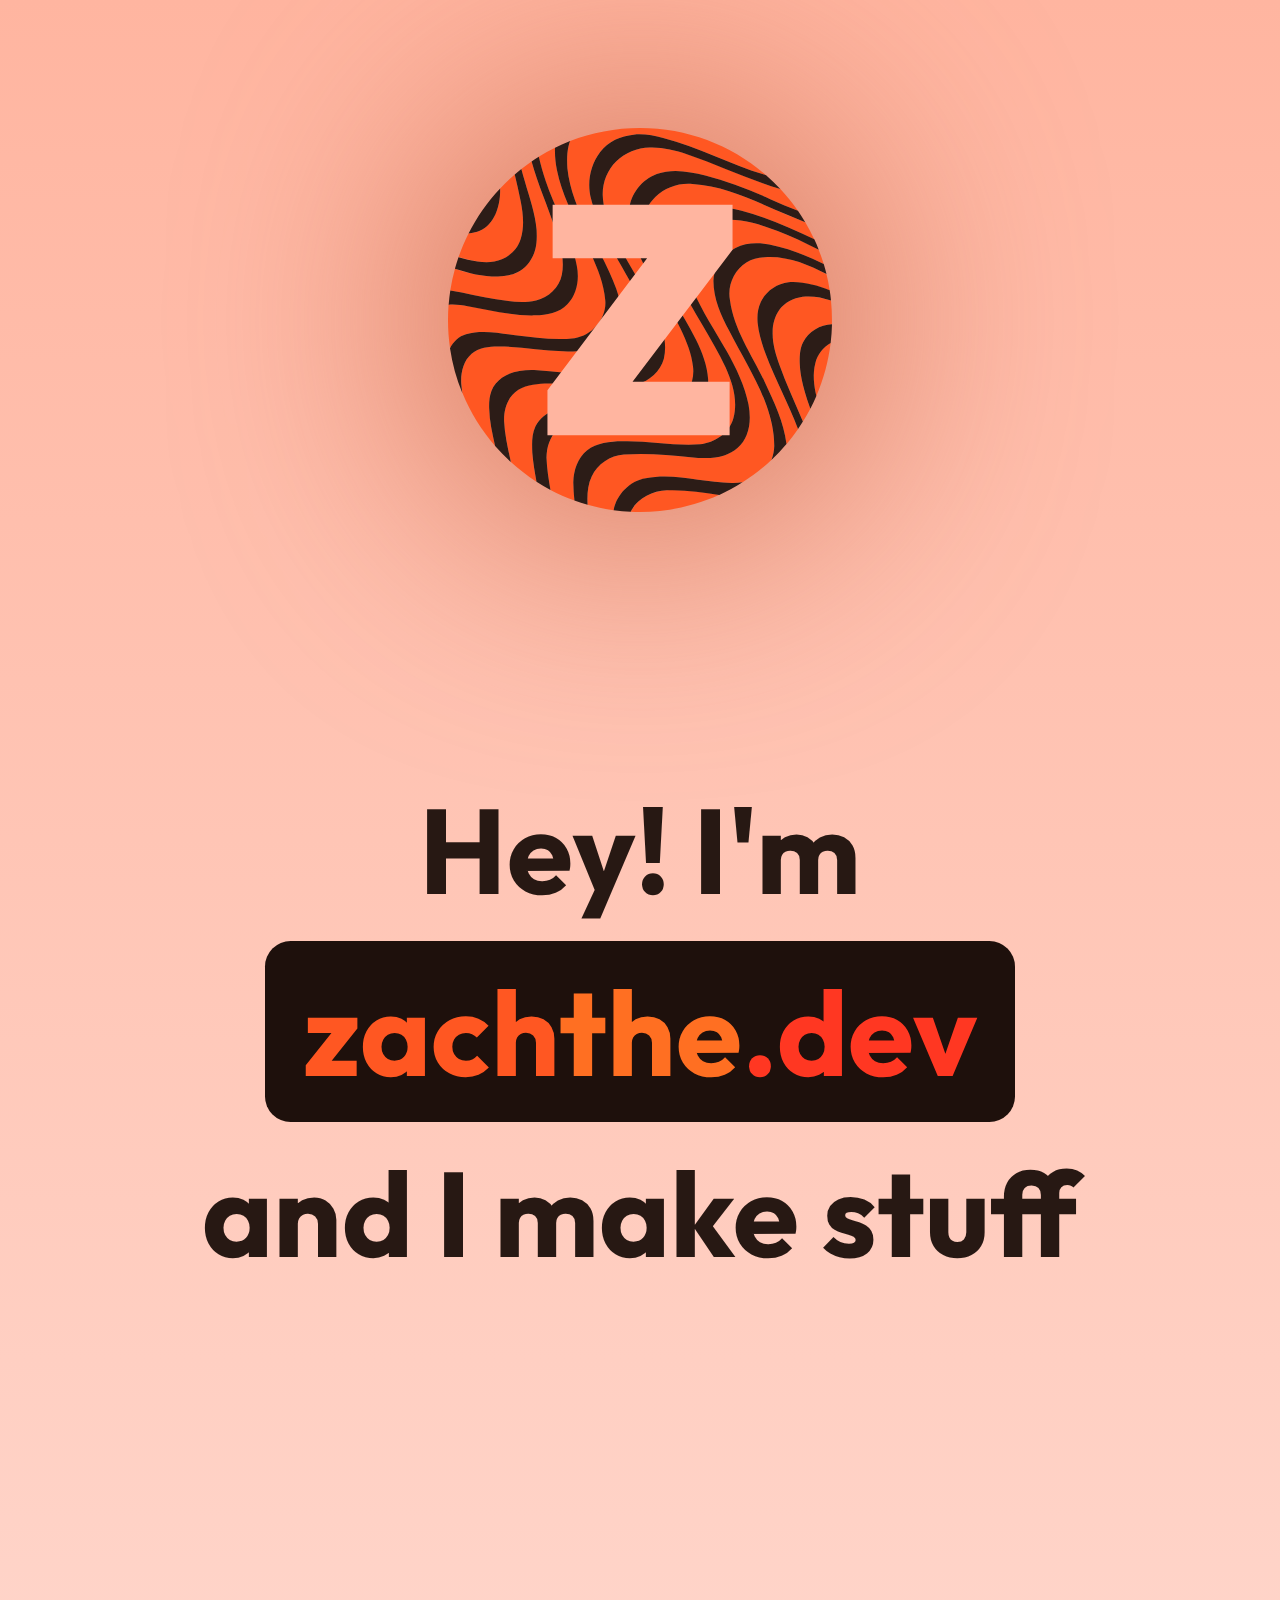
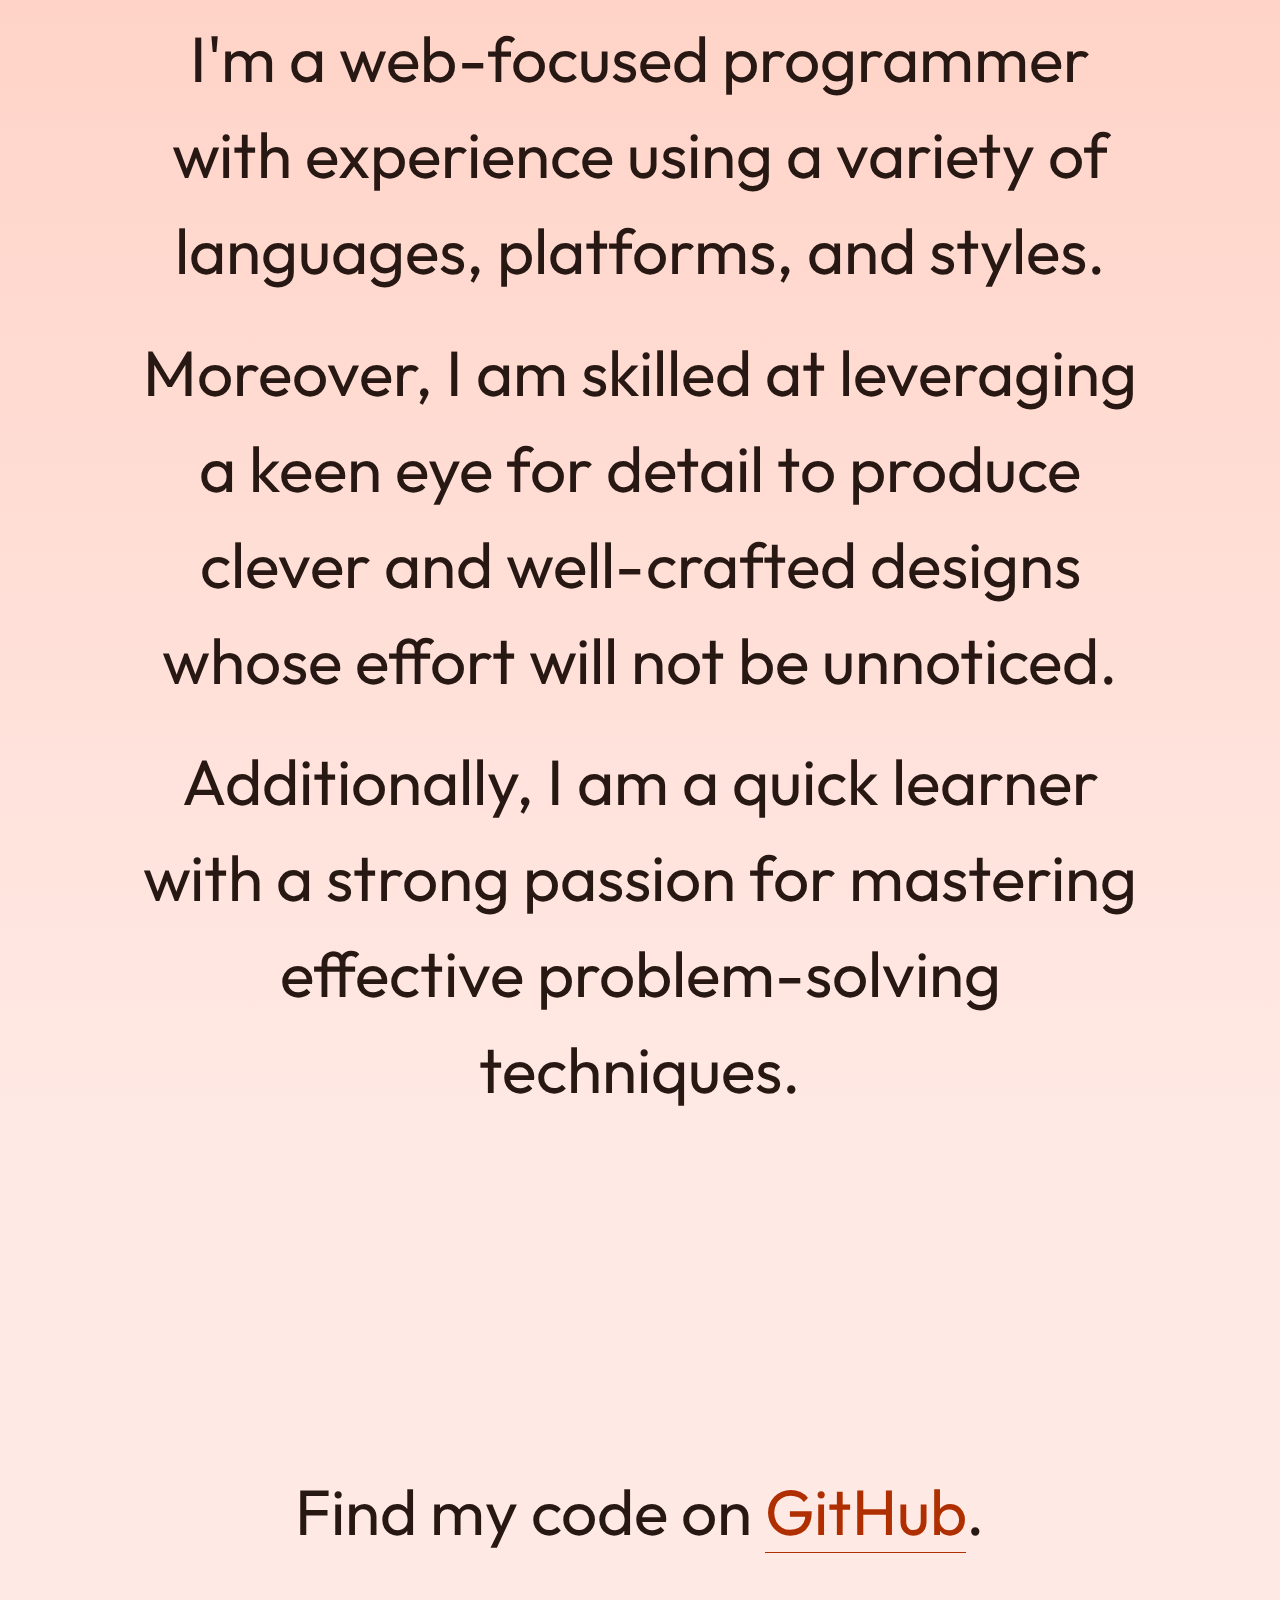
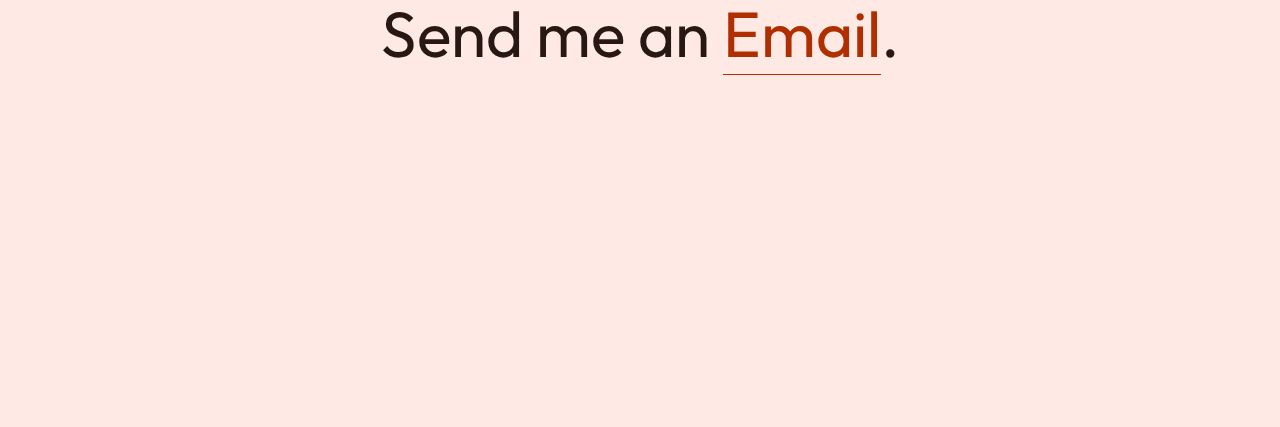
<file: index.html>
<!DOCTYPE html>
<html lang="en">
  <head>
    <meta charset="utf-8" />
    <meta name="viewport" content="width=device-width, initial-scale=1" />
    <title>Zach The Dev</title>
    <link rel="canonical" href="https://zachthe.dev/" />
    <meta name="description" content="Hey! I'm zachthe.dev and I make stuff" />
    <meta name="keywords" content="ZachTheDev, Zach, The Dev, Dev, ZachDev, Kodebalt, Kode, Codebalt, Code" />
    <meta name="author" content="ZachTheDev" />
    <meta name="copyright" content="Copyright © ZachTheDev" />
    <link rel="manifest" href="/assets/site.webmanifest" />
    <meta name="application-name" content="Zach The Dev" />
    <meta name="theme-color" content="#FF5722" />
    <script type="application/ld+json">
      {
        "@context": "https://schema.org",
        "@type": "WebSite",
        "name": "Zach The Dev",
        "alternateName": ["ZachTheDev", "Zach", "ZachDev"],
        "url": "https://zachthe.dev/"
      }
    </script>
    <link rel="shortcut icon" href="/favicon.ico" sizes="48x48" />
    <link rel="alternate icon" type="image/png" href="/assets/images/favicon-16x16.png" sizes="16x16" />
    <link rel="alternate icon" type="image/png" href="/assets/images/favicon-32x32.png" sizes="32x32" />
    <link rel="alternate icon" type="image/png" href="/assets/images/favicon.png" sizes="48x48" />
    <link rel="icon" type="image/svg+xml" href="/assets/images/favicon.svg" sizes="any" />
    <link rel="apple-touch-icon" href="/apple-touch-icon.png" sizes="180x180" />
    <link rel="apple-touch-icon-precomposed" href="/assets/images/apple-touch-icon-precomposed.png" sizes="180x180" />
    <link rel="mask-icon" href="/assets/images/safari-pinned-tab.svg" color="#FF5722" sizes="any" />
    <meta name="apple-mobile-web-app-title" content="Zach The Dev" />
    <meta name="msapplication-TileColor" content="#FF5722" />
    <meta name="msapplication-config" content="/assets/browserconfig.xml" />
    <meta property="og:site_name" content="Zach The Dev" />
    <meta property="og:url" content="https://zachthe.dev" />
    <meta property="og:type" content="website" />
    <meta property="og:title" content="Zach The Dev" />
    <meta property="og:description" content="Hey! I'm zachthe.dev and I make stuff" />
    <meta property="og:logo" content="https://zachthe.dev/assets/images/logo.png" />
    <meta property="og:image" content="https://zachthe.dev/assets/images/og_protocol.png" />
    <meta name="twitter:card" content="summary_large_image" />
    <meta property="twitter:domain" content="zachthe.dev" />
    <meta property="twitter:url" content="https://zachthe.dev" />
    <meta name="twitter:title" content="Zach The Dev" />
    <meta name="twitter:description" content="Hey! I'm zachthe.dev and I make stuff" />
    <meta name="twitter:image" content="https://zachthe.dev/assets/images/og_protocol.png" />
    <link rel="stylesheet" href="https://fonts.googleapis.com/css2?family=Outfit:wght@400;500;700&display=swap" />
    <link rel="stylesheet" type="text/css" href="/assets/css/index.css" />
    <!-- Global site tag (gtag.js) - Google Analytics -->
    <script async src="https://www.googletagmanager.com/gtag/js?id=G-KFKGTSXF02"></script>
    <script>
      function gtag() {
        dataLayer.push(arguments);
      }
      (window.dataLayer = window.dataLayer || []), gtag("js", new Date()), gtag("config", "G-KFKGTSXF02");
    </script>
    <!-- End Google Analytics -->
  </head>
  <body>
    <div id="logoContainer">
      <img id="logoGlow" src="/assets/images/logo_circle.svg" alt="Personal Logo" />
      <img id="logo" src="/assets/images/logo_circle.svg" alt="Personal Logo" />
    </div>
    <h1 id="header" class="section text hidetext">
      <span>Hey! I'm</span>
      <span id="nameBox"><span id="zach">zach</span><span id="the">the</span><span id="dev">.dev</span></span>
      <span>and I make stuff</span>
    </h1>
    <section class="section">
      <p class="text hidetext">I'm a web-focused programmer with experience using a variety of languages, platforms, and styles.</p>
      <p class="text hidetext">
        Moreover, I am skilled at leveraging a keen eye for detail to produce clever and well-crafted designs whose effort will not be
        unnoticed.
      </p>
      <p class="text hidetext">
        Additionally, I am a quick learner with a strong passion for mastering effective problem-solving techniques.
      </p>
    </section>
    <section class="section">
      <p class="text hidetext">
        Find my code on <a class="link" href="https://zachthe.dev/github" target="_blank" rel="noopener">GitHub</a>.
      </p>
      <p class="text hidetext">Send me an <a class="link" href="mailto:hey@zachthe.dev?Subject=Hey" rel="noopener">Email</a>.</p>
    </section>
    <script type="text/javascript" src="/assets/js/index.js"></script>
  </body>
</html>
</file>
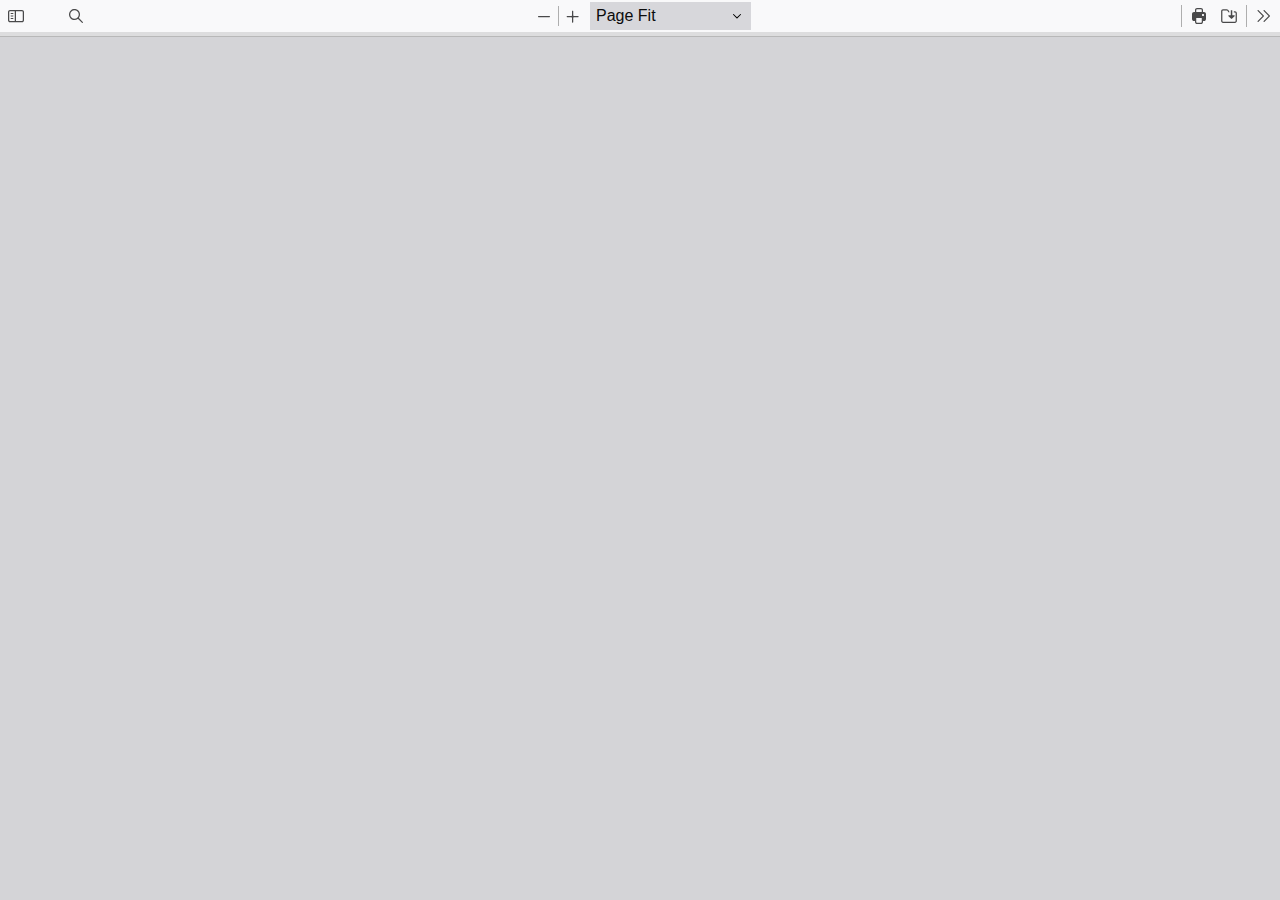
<file: resume/web/viewer.html>
<!DOCTYPE html>
<!--
Copyright 2012 Mozilla Foundation

Licensed under the Apache License, Version 2.0 (the "License");
you may not use this file except in compliance with the License.
You may obtain a copy of the License at

    http://www.apache.org/licenses/LICENSE-2.0

Unless required by applicable law or agreed to in writing, software
distributed under the License is distributed on an "AS IS" BASIS,
WITHOUT WARRANTIES OR CONDITIONS OF ANY KIND, either express or implied.
See the License for the specific language governing permissions and
limitations under the License.

Adobe CMap resources are covered by their own copyright but the same license:

    Copyright 1990-2015 Adobe Systems Incorporated.

See https://github.com/adobe-type-tools/cmap-resources
-->
<html dir="ltr" mozdisallowselectionprint>
  <head>
    <meta charset="utf-8" />
    <meta name="viewport" content="width=device-width, initial-scale=1, maximum-scale=1" />
    <meta name="google" content="notranslate" />
    <title>PDF.js viewer</title>
    <link rel="icon" href="../favicon.png" type="image/png" />

    <!-- This snippet is used in production (included from viewer.html) -->
    <link rel="resource" type="application/l10n" href="locale/locale.json" />
    <script src="../build/pdf.mjs" type="module"></script>

    <link rel="stylesheet" href="viewer.css" />

    <script src="viewer.mjs" type="module"></script>
  </head>

  <body tabindex="1">
    <div id="outerContainer">
      <div id="sidebarContainer">
        <div id="toolbarSidebar">
          <div id="toolbarSidebarLeft">
            <div id="sidebarViewButtons" class="splitToolbarButton toggled" role="radiogroup">
              <button
                id="viewThumbnail"
                class="toolbarButton toggled"
                title="Show Thumbnails"
                tabindex="2"
                data-l10n-id="pdfjs-thumbs-button"
                role="radio"
                aria-checked="true"
                aria-controls="thumbnailView"
              >
                <span data-l10n-id="pdfjs-thumbs-button-label">Thumbnails</span>
              </button>
              <button
                id="viewOutline"
                class="toolbarButton"
                title="Show Document Outline (double-click to expand/collapse all items)"
                tabindex="3"
                data-l10n-id="pdfjs-document-outline-button"
                role="radio"
                aria-checked="false"
                aria-controls="outlineView"
              >
                <span data-l10n-id="pdfjs-document-outline-button-label">Document Outline</span>
              </button>
              <button
                id="viewAttachments"
                class="toolbarButton"
                title="Show Attachments"
                tabindex="4"
                data-l10n-id="pdfjs-attachments-button"
                role="radio"
                aria-checked="false"
                aria-controls="attachmentsView"
              >
                <span data-l10n-id="pdfjs-attachments-button-label">Attachments</span>
              </button>
              <button
                id="viewLayers"
                class="toolbarButton"
                title="Show Layers (double-click to reset all layers to the default state)"
                tabindex="5"
                data-l10n-id="pdfjs-layers-button"
                role="radio"
                aria-checked="false"
                aria-controls="layersView"
              >
                <span data-l10n-id="pdfjs-layers-button-label">Layers</span>
              </button>
            </div>
          </div>

          <div id="toolbarSidebarRight">
            <div id="outlineOptionsContainer">
              <div class="verticalToolbarSeparator"></div>

              <button
                id="currentOutlineItem"
                class="toolbarButton"
                disabled="disabled"
                title="Find Current Outline Item"
                tabindex="6"
                data-l10n-id="pdfjs-current-outline-item-button"
              >
                <span data-l10n-id="pdfjs-current-outline-item-button-label">Current Outline Item</span>
              </button>
            </div>
          </div>
        </div>
        <div id="sidebarContent">
          <div id="thumbnailView"></div>
          <div id="outlineView" class="hidden"></div>
          <div id="attachmentsView" class="hidden"></div>
          <div id="layersView" class="hidden"></div>
        </div>
        <div id="sidebarResizer"></div>
      </div>
      <!-- sidebarContainer -->

      <div id="mainContainer">
        <div class="findbar hidden doorHanger" id="findbar">
          <div id="findbarInputContainer">
            <span class="loadingInput end">
              <input
                id="findInput"
                class="toolbarField"
                title="Find"
                placeholder="Find in document…"
                tabindex="91"
                data-l10n-id="pdfjs-find-input"
                aria-invalid="false"
              />
            </span>
            <div class="splitToolbarButton">
              <button
                id="findPrevious"
                class="toolbarButton"
                title="Find the previous occurrence of the phrase"
                tabindex="92"
                data-l10n-id="pdfjs-find-previous-button"
              >
                <span data-l10n-id="pdfjs-find-previous-button-label">Previous</span>
              </button>
              <div class="splitToolbarButtonSeparator"></div>
              <button
                id="findNext"
                class="toolbarButton"
                title="Find the next occurrence of the phrase"
                tabindex="93"
                data-l10n-id="pdfjs-find-next-button"
              >
                <span data-l10n-id="pdfjs-find-next-button-label">Next</span>
              </button>
            </div>
          </div>

          <div id="findbarOptionsOneContainer">
            <input type="checkbox" id="findHighlightAll" class="toolbarField" tabindex="94" />
            <label for="findHighlightAll" class="toolbarLabel" data-l10n-id="pdfjs-find-highlight-checkbox">Highlight All</label>
            <input type="checkbox" id="findMatchCase" class="toolbarField" tabindex="95" />
            <label for="findMatchCase" class="toolbarLabel" data-l10n-id="pdfjs-find-match-case-checkbox-label">Match Case</label>
          </div>
          <div id="findbarOptionsTwoContainer">
            <input type="checkbox" id="findMatchDiacritics" class="toolbarField" tabindex="96" />
            <label for="findMatchDiacritics" class="toolbarLabel" data-l10n-id="pdfjs-find-match-diacritics-checkbox-label"
              >Match Diacritics</label
            >
            <input type="checkbox" id="findEntireWord" class="toolbarField" tabindex="97" />
            <label for="findEntireWord" class="toolbarLabel" data-l10n-id="pdfjs-find-entire-word-checkbox-label">Whole Words</label>
          </div>

          <div id="findbarMessageContainer" aria-live="polite">
            <span id="findResultsCount" class="toolbarLabel"></span>
            <span id="findMsg" class="toolbarLabel"></span>
          </div>
        </div>
        <!-- findbar -->

        <div class="editorParamsToolbar hidden doorHangerRight" id="editorHighlightParamsToolbar">
          <div id="highlightParamsToolbarContainer" class="editorParamsToolbarContainer">
            <div id="editorHighlightColorPicker" class="colorPicker">
              <span id="highlightColorPickerLabel" class="editorParamsLabel" data-l10n-id="pdfjs-editor-highlight-colorpicker-label"
                >Highlight color</span
              >
            </div>
          </div>
        </div>

        <div class="editorParamsToolbar hidden doorHangerRight" id="editorFreeTextParamsToolbar">
          <div class="editorParamsToolbarContainer">
            <div class="editorParamsSetter">
              <label for="editorFreeTextColor" class="editorParamsLabel" data-l10n-id="pdfjs-editor-free-text-color-input">Color</label>
              <input type="color" id="editorFreeTextColor" class="editorParamsColor" tabindex="102" />
            </div>
            <div class="editorParamsSetter">
              <label for="editorFreeTextFontSize" class="editorParamsLabel" data-l10n-id="pdfjs-editor-free-text-size-input">Size</label>
              <input
                type="range"
                id="editorFreeTextFontSize"
                class="editorParamsSlider"
                value="10"
                min="5"
                max="100"
                step="1"
                tabindex="103"
              />
            </div>
          </div>
        </div>

        <div class="editorParamsToolbar hidden doorHangerRight" id="editorInkParamsToolbar">
          <div class="editorParamsToolbarContainer">
            <div class="editorParamsSetter">
              <label for="editorInkColor" class="editorParamsLabel" data-l10n-id="pdfjs-editor-ink-color-input">Color</label>
              <input type="color" id="editorInkColor" class="editorParamsColor" tabindex="104" />
            </div>
            <div class="editorParamsSetter">
              <label for="editorInkThickness" class="editorParamsLabel" data-l10n-id="pdfjs-editor-ink-thickness-input">Thickness</label>
              <input type="range" id="editorInkThickness" class="editorParamsSlider" value="1" min="1" max="20" step="1" tabindex="105" />
            </div>
            <div class="editorParamsSetter">
              <label for="editorInkOpacity" class="editorParamsLabel" data-l10n-id="pdfjs-editor-ink-opacity-input">Opacity</label>
              <input type="range" id="editorInkOpacity" class="editorParamsSlider" value="100" min="1" max="100" step="1" tabindex="106" />
            </div>
          </div>
        </div>

        <div class="editorParamsToolbar hidden doorHangerRight" id="editorStampParamsToolbar">
          <div class="editorParamsToolbarContainer">
            <button
              id="editorStampAddImage"
              class="secondaryToolbarButton"
              title="Add image"
              tabindex="107"
              data-l10n-id="pdfjs-editor-stamp-add-image-button"
            >
              <span class="editorParamsLabel" data-l10n-id="pdfjs-editor-stamp-add-image-button-label">Add image</span>
            </button>
          </div>
        </div>

        <div id="secondaryToolbar" class="secondaryToolbar hidden doorHangerRight">
          <div id="secondaryToolbarButtonContainer">
            <!-- <button id="secondaryOpenFile" class="secondaryToolbarButton" title="Open File" tabindex="51" data-l10n-id="pdfjs-open-file-button">
              <span data-l10n-id="pdfjs-open-file-button-label">Open</span>
            </button> -->

            <button
              id="secondaryPrint"
              class="secondaryToolbarButton visibleMediumView"
              title="Print"
              tabindex="52"
              data-l10n-id="pdfjs-print-button"
            >
              <span data-l10n-id="pdfjs-print-button-label">Print</span>
            </button>

            <button
              id="secondaryDownload"
              class="secondaryToolbarButton visibleMediumView"
              title="Save"
              tabindex="53"
              data-l10n-id="pdfjs-save-button"
            >
              <span data-l10n-id="pdfjs-save-button-label">Save</span>
            </button>

            <div class="horizontalToolbarSeparator visibleMediumView"></div>

            <button
              id="presentationMode"
              class="secondaryToolbarButton"
              title="Switch to Presentation Mode"
              tabindex="54"
              data-l10n-id="pdfjs-presentation-mode-button"
            >
              <span data-l10n-id="pdfjs-presentation-mode-button-label">Presentation Mode</span>
            </button>

            <a
              href="#"
              id="viewBookmark"
              class="secondaryToolbarButton"
              title="Current Page (View URL from Current Page)"
              tabindex="55"
              data-l10n-id="pdfjs-bookmark-button"
            >
              <span data-l10n-id="pdfjs-bookmark-button-label">Current Page</span>
            </a>

            <div id="viewBookmarkSeparator" class="horizontalToolbarSeparator"></div>

            <!-- <button id="firstPage" class="secondaryToolbarButton" title="Go to First Page" tabindex="56" data-l10n-id="pdfjs-first-page-button">
              <span data-l10n-id="pdfjs-first-page-button-label">Go to First Page</span>
            </button>
            <button id="lastPage" class="secondaryToolbarButton" title="Go to Last Page" tabindex="57" data-l10n-id="pdfjs-last-page-button">
              <span data-l10n-id="pdfjs-last-page-button-label">Go to Last Page</span>
            </button> -->

            <div class="horizontalToolbarSeparator"></div>

            <button
              id="pageRotateCw"
              class="secondaryToolbarButton"
              title="Rotate Clockwise"
              tabindex="58"
              data-l10n-id="pdfjs-page-rotate-cw-button"
            >
              <span data-l10n-id="pdfjs-page-rotate-cw-button-label">Rotate Clockwise</span>
            </button>
            <button
              id="pageRotateCcw"
              class="secondaryToolbarButton"
              title="Rotate Counterclockwise"
              tabindex="59"
              data-l10n-id="pdfjs-page-rotate-ccw-button"
            >
              <span data-l10n-id="pdfjs-page-rotate-ccw-button-label">Rotate Counterclockwise</span>
            </button>

            <div class="horizontalToolbarSeparator"></div>

            <div id="cursorToolButtons" role="radiogroup">
              <button
                id="cursorSelectTool"
                class="secondaryToolbarButton toggled"
                title="Enable Text Selection Tool"
                tabindex="60"
                data-l10n-id="pdfjs-cursor-text-select-tool-button"
                role="radio"
                aria-checked="true"
              >
                <span data-l10n-id="pdfjs-cursor-text-select-tool-button-label">Text Selection Tool</span>
              </button>
              <button
                id="cursorHandTool"
                class="secondaryToolbarButton"
                title="Enable Hand Tool"
                tabindex="61"
                data-l10n-id="pdfjs-cursor-hand-tool-button"
                role="radio"
                aria-checked="false"
              >
                <span data-l10n-id="pdfjs-cursor-hand-tool-button-label">Hand Tool</span>
              </button>
            </div>

            <div class="horizontalToolbarSeparator"></div>

            <div id="scrollModeButtons" role="radiogroup">
              <button
                id="scrollPage"
                class="secondaryToolbarButton"
                title="Use Page Scrolling"
                tabindex="62"
                data-l10n-id="pdfjs-scroll-page-button"
                role="radio"
                aria-checked="false"
              >
                <span data-l10n-id="pdfjs-scroll-page-button-label">Page Scrolling</span>
              </button>
              <button
                id="scrollVertical"
                class="secondaryToolbarButton toggled"
                title="Use Vertical Scrolling"
                tabindex="63"
                data-l10n-id="pdfjs-scroll-vertical-button"
                role="radio"
                aria-checked="true"
              >
                <span data-l10n-id="pdfjs-scroll-vertical-button-label">Vertical Scrolling</span>
              </button>
              <button
                id="scrollHorizontal"
                class="secondaryToolbarButton"
                title="Use Horizontal Scrolling"
                tabindex="64"
                data-l10n-id="pdfjs-scroll-horizontal-button"
                role="radio"
                aria-checked="false"
              >
                <span data-l10n-id="pdfjs-scroll-horizontal-button-label">Horizontal Scrolling</span>
              </button>
              <button
                id="scrollWrapped"
                class="secondaryToolbarButton"
                title="Use Wrapped Scrolling"
                tabindex="65"
                data-l10n-id="pdfjs-scroll-wrapped-button"
                role="radio"
                aria-checked="false"
              >
                <span data-l10n-id="pdfjs-scroll-wrapped-button-label">Wrapped Scrolling</span>
              </button>
            </div>

            <div class="horizontalToolbarSeparator"></div>

            <div id="spreadModeButtons" role="radiogroup">
              <button
                id="spreadNone"
                class="secondaryToolbarButton toggled"
                title="Do not join page spreads"
                tabindex="66"
                data-l10n-id="pdfjs-spread-none-button"
                role="radio"
                aria-checked="true"
              >
                <span data-l10n-id="pdfjs-spread-none-button-label">No Spreads</span>
              </button>
              <button
                id="spreadOdd"
                class="secondaryToolbarButton"
                title="Join page spreads starting with odd-numbered pages"
                tabindex="67"
                data-l10n-id="pdfjs-spread-odd-button"
                role="radio"
                aria-checked="false"
              >
                <span data-l10n-id="pdfjs-spread-odd-button-label">Odd Spreads</span>
              </button>
              <button
                id="spreadEven"
                class="secondaryToolbarButton"
                title="Join page spreads starting with even-numbered pages"
                tabindex="68"
                data-l10n-id="pdfjs-spread-even-button"
                role="radio"
                aria-checked="false"
              >
                <span data-l10n-id="pdfjs-spread-even-button-label">Even Spreads</span>
              </button>
            </div>

            <div class="horizontalToolbarSeparator"></div>

            <button
              id="documentProperties"
              class="secondaryToolbarButton"
              title="Document Properties…"
              tabindex="69"
              data-l10n-id="pdfjs-document-properties-button"
              aria-controls="documentPropertiesDialog"
            >
              <span data-l10n-id="pdfjs-document-properties-button-label">Document Properties…</span>
            </button>
          </div>
        </div>
        <!-- secondaryToolbar -->

        <div class="toolbar">
          <div id="toolbarContainer">
            <div id="toolbarViewer">
              <div id="toolbarViewerLeft">
                <button
                  id="sidebarToggle"
                  class="toolbarButton"
                  title="Toggle Sidebar"
                  tabindex="11"
                  data-l10n-id="pdfjs-toggle-sidebar-button"
                  aria-expanded="false"
                  aria-controls="sidebarContainer"
                >
                  <span data-l10n-id="pdfjs-toggle-sidebar-button-label">Toggle Sidebar</span>
                </button>
                <div class="toolbarButtonSpacer"></div>
                <button
                  id="viewFind"
                  class="toolbarButton"
                  title="Find in Document"
                  tabindex="12"
                  data-l10n-id="pdfjs-findbar-button"
                  aria-expanded="false"
                  aria-controls="findbar"
                >
                  <span data-l10n-id="pdfjs-findbar-button-label">Find</span>
                </button>
                <!-- <div class="splitToolbarButton hiddenSmallView">
                  <button class="toolbarButton" title="Previous Page" id="previous" tabindex="13" data-l10n-id="pdfjs-previous-button">
                    <span data-l10n-id="pdfjs-previous-button-label">Previous</span>
                  </button>
                  <div class="splitToolbarButtonSeparator"></div>
                  <button class="toolbarButton" title="Next Page" id="next" tabindex="14" data-l10n-id="pdfjs-next-button">
                    <span data-l10n-id="pdfjs-next-button-label">Next</span>
                  </button>
                </div> -->
                <!-- <span class="loadingInput start">
                  <input type="number" id="pageNumber" class="toolbarField" title="Page" value="1" min="1" tabindex="15" data-l10n-id="pdfjs-page-input" autocomplete="off">
                </span>
                <span id="numPages" class="toolbarLabel"></span> -->
              </div>
              <div id="toolbarViewerRight">
                <!-- <div id="editorModeButtons" class="splitToolbarButton toggled" role="radiogroup">
                  <button id="editorHighlight" class="toolbarButton" hidden="true" disabled="disabled" title="Highlight" role="radio" aria-checked="false" aria-controls="editorHighlightParamsToolbar" tabindex="31" data-l10n-id="pdfjs-editor-highlight-button">
                    <span data-l10n-id="pdfjs-editor-highlight-button-label">Highlight</span>
                  </button>
                  <button id="editorFreeText" class="toolbarButton" disabled="disabled" title="Text" role="radio" aria-checked="false" aria-controls="editorFreeTextParamsToolbar" tabindex="32" data-l10n-id="pdfjs-editor-free-text-button">
                    <span data-l10n-id="pdfjs-editor-free-text-button-label">Text</span>
                  </button>
                  <button id="editorInk" class="toolbarButton" disabled="disabled" title="Draw" role="radio" aria-checked="false" aria-controls="editorInkParamsToolbar" tabindex="33" data-l10n-id="pdfjs-editor-ink-button">
                    <span data-l10n-id="pdfjs-editor-ink-button-label">Draw</span>
                  </button>
                  <button id="editorStamp" class="toolbarButton" disabled="disabled" title="Add or edit images" role="radio" aria-checked="false" aria-controls="editorStampParamsToolbar" tabindex="34" data-l10n-id="pdfjs-editor-stamp-button">
                    <span data-l10n-id="pdfjs-editor-stamp-button-label">Add or edit images</span>
                  </button>
                </div> -->

                <div id="editorModeSeparator" class="verticalToolbarSeparator"></div>

                <button id="print" class="toolbarButton hiddenMediumView" title="Print" tabindex="41" data-l10n-id="pdfjs-print-button">
                  <span data-l10n-id="pdfjs-print-button-label">Print</span>
                </button>

                <button id="download" class="toolbarButton hiddenMediumView" title="Save" tabindex="42" data-l10n-id="pdfjs-save-button">
                  <span data-l10n-id="pdfjs-save-button-label">Save</span>
                </button>

                <div class="verticalToolbarSeparator hiddenMediumView"></div>

                <button
                  id="secondaryToolbarToggle"
                  class="toolbarButton"
                  title="Tools"
                  tabindex="43"
                  data-l10n-id="pdfjs-tools-button"
                  aria-expanded="false"
                  aria-controls="secondaryToolbar"
                >
                  <span data-l10n-id="pdfjs-tools-button-label">Tools</span>
                </button>
              </div>
              <div id="toolbarViewerMiddle">
                <div class="splitToolbarButton">
                  <button id="zoomOut" class="toolbarButton" title="Zoom Out" tabindex="21" data-l10n-id="pdfjs-zoom-out-button">
                    <span data-l10n-id="pdfjs-zoom-out-button-label">Zoom Out</span>
                  </button>
                  <div class="splitToolbarButtonSeparator"></div>
                  <button id="zoomIn" class="toolbarButton" title="Zoom In" tabindex="22" data-l10n-id="pdfjs-zoom-in-button">
                    <span data-l10n-id="pdfjs-zoom-in-button-label">Zoom In</span>
                  </button>
                </div>
                <span id="scaleSelectContainer" class="dropdownToolbarButton">
                  <select id="scaleSelect" title="Zoom" tabindex="23" data-l10n-id="pdfjs-zoom-select">
                    <option id="pageAutoOption" title="" value="auto" data-l10n-id="pdfjs-page-scale-auto">Automatic Zoom</option>
                    <option id="pageActualOption" title="" value="page-actual" data-l10n-id="pdfjs-page-scale-actual">Actual Size</option>
                    <option id="pageFitOption" title="" value="page-fit" selected="selected" data-l10n-id="pdfjs-page-scale-fit">
                      Page Fit
                    </option>
                    <option id="pageWidthOption" title="" value="page-width" data-l10n-id="pdfjs-page-scale-width">Page Width</option>
                    <option
                      id="customScaleOption"
                      title=""
                      value="custom"
                      disabled="disabled"
                      hidden="true"
                      data-l10n-id="pdfjs-page-scale-percent"
                      data-l10n-args='{ "scale": 0 }'
                    >
                      0%
                    </option>
                    <option title="" value="0.5" data-l10n-id="pdfjs-page-scale-percent" data-l10n-args='{ "scale": 50 }'>50%</option>
                    <option title="" value="0.75" data-l10n-id="pdfjs-page-scale-percent" data-l10n-args='{ "scale": 75 }'>75%</option>
                    <option title="" value="1" data-l10n-id="pdfjs-page-scale-percent" data-l10n-args='{ "scale": 100 }'>100%</option>
                    <option title="" value="1.25" data-l10n-id="pdfjs-page-scale-percent" data-l10n-args='{ "scale": 125 }'>125%</option>
                    <option title="" value="1.5" data-l10n-id="pdfjs-page-scale-percent" data-l10n-args='{ "scale": 150 }'>150%</option>
                    <option title="" value="2" data-l10n-id="pdfjs-page-scale-percent" data-l10n-args='{ "scale": 200 }'>200%</option>
                    <option title="" value="3" data-l10n-id="pdfjs-page-scale-percent" data-l10n-args='{ "scale": 300 }'>300%</option>
                    <option title="" value="4" data-l10n-id="pdfjs-page-scale-percent" data-l10n-args='{ "scale": 400 }'>400%</option>
                  </select>
                </span>
              </div>
            </div>
            <div id="loadingBar">
              <div class="progress">
                <div class="glimmer"></div>
              </div>
            </div>
          </div>
        </div>

        <div id="viewerContainer" tabindex="0">
          <div id="viewer" class="pdfViewer"></div>
        </div>
      </div>
      <!-- mainContainer -->

      <div id="dialogContainer">
        <dialog id="passwordDialog">
          <div class="row">
            <label for="password" id="passwordText" data-l10n-id="pdfjs-password-label">Enter the password to open this PDF file:</label>
          </div>
          <div class="row">
            <input type="password" id="password" class="toolbarField" />
          </div>
          <div class="buttonRow">
            <button id="passwordCancel" class="dialogButton"><span data-l10n-id="pdfjs-password-cancel-button">Cancel</span></button>
            <button id="passwordSubmit" class="dialogButton"><span data-l10n-id="pdfjs-password-ok-button">OK</span></button>
          </div>
        </dialog>
        <dialog id="documentPropertiesDialog">
          <div class="row">
            <span id="fileNameLabel" data-l10n-id="pdfjs-document-properties-file-name">File name:</span>
            <p id="fileNameField" aria-labelledby="fileNameLabel">-</p>
          </div>
          <div class="row">
            <span id="fileSizeLabel" data-l10n-id="pdfjs-document-properties-file-size">File size:</span>
            <p id="fileSizeField" aria-labelledby="fileSizeLabel">-</p>
          </div>
          <div class="separator"></div>
          <div class="row">
            <span id="titleLabel" data-l10n-id="pdfjs-document-properties-title">Title:</span>
            <p id="titleField" aria-labelledby="titleLabel">-</p>
          </div>
          <div class="row">
            <span id="authorLabel" data-l10n-id="pdfjs-document-properties-author">Author:</span>
            <p id="authorField" aria-labelledby="authorLabel">-</p>
          </div>
          <div class="row">
            <span id="subjectLabel" data-l10n-id="pdfjs-document-properties-subject">Subject:</span>
            <p id="subjectField" aria-labelledby="subjectLabel">-</p>
          </div>
          <div class="row">
            <span id="keywordsLabel" data-l10n-id="pdfjs-document-properties-keywords">Keywords:</span>
            <p id="keywordsField" aria-labelledby="keywordsLabel">-</p>
          </div>
          <div class="row">
            <span id="creationDateLabel" data-l10n-id="pdfjs-document-properties-creation-date">Creation Date:</span>
            <p id="creationDateField" aria-labelledby="creationDateLabel">-</p>
          </div>
          <div class="row">
            <span id="modificationDateLabel" data-l10n-id="pdfjs-document-properties-modification-date">Modification Date:</span>
            <p id="modificationDateField" aria-labelledby="modificationDateLabel">-</p>
          </div>
          <div class="row">
            <span id="creatorLabel" data-l10n-id="pdfjs-document-properties-creator">Creator:</span>
            <p id="creatorField" aria-labelledby="creatorLabel">-</p>
          </div>
          <div class="separator"></div>
          <div class="row">
            <span id="producerLabel" data-l10n-id="pdfjs-document-properties-producer">PDF Producer:</span>
            <p id="producerField" aria-labelledby="producerLabel">-</p>
          </div>
          <div class="row">
            <span id="versionLabel" data-l10n-id="pdfjs-document-properties-version">PDF Version:</span>
            <p id="versionField" aria-labelledby="versionLabel">-</p>
          </div>
          <div class="row">
            <span id="pageCountLabel" data-l10n-id="pdfjs-document-properties-page-count">Page Count:</span>
            <p id="pageCountField" aria-labelledby="pageCountLabel">-</p>
          </div>
          <div class="row">
            <span id="pageSizeLabel" data-l10n-id="pdfjs-document-properties-page-size">Page Size:</span>
            <p id="pageSizeField" aria-labelledby="pageSizeLabel">-</p>
          </div>
          <div class="separator"></div>
          <div class="row">
            <span id="linearizedLabel" data-l10n-id="pdfjs-document-properties-linearized">Fast Web View:</span>
            <p id="linearizedField" aria-labelledby="linearizedLabel">-</p>
          </div>
          <div class="buttonRow">
            <button id="documentPropertiesClose" class="dialogButton">
              <span data-l10n-id="pdfjs-document-properties-close-button">Close</span>
            </button>
          </div>
        </dialog>
        <dialog id="altTextDialog" aria-labelledby="dialogLabel" aria-describedby="dialogDescription">
          <div id="altTextContainer">
            <div id="overallDescription">
              <span id="dialogLabel" data-l10n-id="pdfjs-editor-alt-text-dialog-label" class="title">Choose an option</span>
              <span id="dialogDescription" data-l10n-id="pdfjs-editor-alt-text-dialog-description">
                Alt text (alternative text) helps when people can’t see the image or when it doesn’t load.
              </span>
            </div>
            <div id="addDescription">
              <div class="radio">
                <div class="radioButton">
                  <input
                    type="radio"
                    id="descriptionButton"
                    name="altTextOption"
                    tabindex="0"
                    aria-describedby="descriptionAreaLabel"
                    checked
                  />
                  <label for="descriptionButton" data-l10n-id="pdfjs-editor-alt-text-add-description-label">Add a description</label>
                </div>
                <div class="radioLabel">
                  <span id="descriptionAreaLabel" data-l10n-id="pdfjs-editor-alt-text-add-description-description">
                    Aim for 1-2 sentences that describe the subject, setting, or actions.
                  </span>
                </div>
              </div>
              <div class="descriptionArea">
                <textarea
                  id="descriptionTextarea"
                  placeholder="For example, “A young man sits down at a table to eat a meal”"
                  aria-labelledby="descriptionAreaLabel"
                  data-l10n-id="pdfjs-editor-alt-text-textarea"
                  tabindex="0"
                ></textarea>
              </div>
            </div>
            <div id="markAsDecorative">
              <div class="radio">
                <div class="radioButton">
                  <input type="radio" id="decorativeButton" name="altTextOption" aria-describedby="decorativeLabel" />
                  <label for="decorativeButton" data-l10n-id="pdfjs-editor-alt-text-mark-decorative-label">Mark as decorative</label>
                </div>
                <div class="radioLabel">
                  <span id="decorativeLabel" data-l10n-id="pdfjs-editor-alt-text-mark-decorative-description">
                    This is used for ornamental images, like borders or watermarks.
                  </span>
                </div>
              </div>
            </div>
            <div id="buttons">
              <button id="altTextCancel" tabindex="0"><span data-l10n-id="pdfjs-editor-alt-text-cancel-button">Cancel</span></button>
              <button id="altTextSave" tabindex="0"><span data-l10n-id="pdfjs-editor-alt-text-save-button">Save</span></button>
            </div>
          </div>
        </dialog>
        <dialog id="printServiceDialog" style="min-width: 200px">
          <div class="row">
            <span data-l10n-id="pdfjs-print-progress-message">Preparing document for printing…</span>
          </div>
          <div class="row">
            <progress value="0" max="100"></progress>
            <span data-l10n-id="pdfjs-print-progress-percent" data-l10n-args='{ "progress": 0 }' class="relative-progress">0%</span>
          </div>
          <div class="buttonRow">
            <button id="printCancel" class="dialogButton"><span data-l10n-id="pdfjs-print-progress-close-button">Cancel</span></button>
          </div>
        </dialog>
      </div>
      <!-- dialogContainer -->
    </div>
    <!-- outerContainer -->
    <div id="printContainer"></div>

    <input type="file" id="fileInput" class="hidden" />
  </body>
</html>
</file>
<file: assets/css/index.css>
:root {
  --md-ref-typeface-plain: "Outfit";
  --md-sys-color-primary: #b02f00;
  --md-sys-color-on-primary: #ffffff;
  --md-sys-color-primary-container: #ff7147;
  --md-sys-color-on-primary-container: #240400;
  --md-sys-color-secondary: #9f4125;
  --md-sys-color-on-secondary: #ffffff;
  --md-sys-color-secondary-container: #ff9779;
  --md-sys-color-on-secondary-container: #4f1000;
  --md-sys-color-surface: #fff8f6;
  --md-sys-color-on-surface: #271813;
  --md-sys-color-surface-container: #ffe9e4;
  --md-sys-color-shadow: #000000;
}

@media (prefers-color-scheme: dark) {
  :root:where(.is-dark),
  :root:where(:not(.is-light)) {
    --md-sys-color-primary: #ffb5a0;
    --md-sys-color-on-primary: #5f1500;
    --md-sys-color-primary-container: #d73b00;
    --md-sys-color-on-primary-container: #ffffff;
    --md-sys-color-secondary: #ffb5a0;
    --md-sys-color-on-secondary: #5f1500;
    --md-sys-color-secondary-container: #732107;
    --md-sys-color-on-secondary-container: #ffc4b4;
    --md-sys-color-surface: #1e100c;
    --md-sys-color-on-surface: #fadcd4;
    --md-sys-color-surface-container: #2c1c17;
    --md-sys-color-shadow: #000000;
  }
}

* {
  box-sizing: border-box;
  transition: 450ms cubic-bezier(0.2, 0, 0, 1);
  transition-property: margin, height, border-radius, max-width, width;
}

html {
  margin: 0;
  padding: 0;
  background: linear-gradient(180deg, #ffb5a0 0%, #ffe9e4 75%);
  background-color: var(--md-sys-color-surface-container);
  scrollbar-color: var(--md-sys-color-primary) transparent;
  scrollbar-width: thin;
}

@media (prefers-color-scheme: dark) {
  html {
    background: linear-gradient(180deg, #b02f00 0%, #2c1c17 75%);
    background-color: var(--md-sys-color-surface-container);
  }
}

body {
  max-width: 80%;
  margin: auto;
  padding: 0;
  display: flex;
  flex-direction: column;
  align-items: center;
  font-family: "Outfit", sans-serif;
  color: var(--md-sys-color-on-surface);
}

h1,
p {
  margin: 0;
}

#logoGlow {
  width: 30vmax;
  padding: 10vmax 0 20vmax 0;
  position: absolute;
  z-index: 0;
  filter: blur(10vmax);
}

#logo {
  width: 30vmax;
  padding: 10vmax 0 20vmax 0;
  position: relative;
  z-index: 1;
  border-radius: 20px;
}

.hidetext {
  opacity: 0;
}

#header {
  font-size: 7.5em;
  text-align: center;
  font-weight: 700;
  line-height: 1.3;
  color: var(--md-sys-color-on-surface);
  max-width: 90%;
}

.text {
  font-size: 4rem;
  line-height: 1.5;
  padding-bottom: 2vmax;
}

.section {
  display: flex;
  flex-direction: column;
  justify-content: center;
  align-items: center;
  text-align: center;
  padding-bottom: 25vmax;
}

/* Styles for phones */
@media only screen and (max-width: 767px) {
  #header {
    font-size: 3.375em;
    flex-direction: column;
  }

  .text {
    font-size: 2rem;
  }
}

@media only screen and (min-width: 768px) and (max-width: 1023px) {
  #header {
    font-size: 4.5em;
    flex-direction: column;
  }

  .text {
    font-size: 2.75rem;
  }
}

.link {
  color: var(--md-sys-color-primary);
  border-bottom: 1px solid var(--md-sys-color-primary);
  text-decoration: none;
}

#nameBox {
  margin: 1vmax;
  padding: 1vmax 3vmax;
  background-color: #1e100c;
  border-radius: 2vmax;
  width: max-content;
}

#zach {
  color: #ff5722;
  font-weight: 700;
}

#the {
  color: #ff6f22;
}

#dev {
  color: #ff3722;
}
</file>
<file: resume/web/viewer.css>
/* Copyright 2014 Mozilla Foundation
 *
 * Licensed under the Apache License, Version 2.0 (the "License");
 * you may not use this file except in compliance with the License.
 * You may obtain a copy of the License at
 *
 *     http://www.apache.org/licenses/LICENSE-2.0
 *
 * Unless required by applicable law or agreed to in writing, software
 * distributed under the License is distributed on an "AS IS" BASIS,
 * WITHOUT WARRANTIES OR CONDITIONS OF ANY KIND, either express or implied.
 * See the License for the specific language governing permissions and
 * limitations under the License.
 */

.textLayer{
  position:absolute;
  text-align:initial;
  inset:0;
  overflow:hidden;
  opacity:0.25;
  line-height:1;
  -webkit-text-size-adjust:none;
     -moz-text-size-adjust:none;
          text-size-adjust:none;
  forced-color-adjust:none;
  transform-origin:0 0;
  z-index:2;
}

.textLayer :is(span, br){
    color:transparent;
    position:absolute;
    white-space:pre;
    cursor:text;
    transform-origin:0% 0%;
  }

.textLayer span.markedContent{
    top:0;
    height:0;
  }

.textLayer .highlight{
    --highlight-bg-color:rgb(180 0 170);
    --highlight-selected-bg-color:rgb(0 100 0);

    margin:-1px;
    padding:1px;
    background-color:var(--highlight-bg-color);
    border-radius:4px;
  }

@media screen and (forced-colors: active){

.textLayer .highlight{
      --highlight-bg-color:Highlight;
      --highlight-selected-bg-color:ButtonText;
  }
    }

.textLayer .highlight.appended{
      position:initial;
    }

.textLayer .highlight.begin{
      border-radius:4px 0 0 4px;
    }

.textLayer .highlight.end{
      border-radius:0 4px 4px 0;
    }

.textLayer .highlight.middle{
      border-radius:0;
    }

.textLayer .highlight.selected{
      background-color:var(--highlight-selected-bg-color);
    }

.textLayer ::-moz-selection{
    background:blue;
    background:AccentColor;
  }

.textLayer ::selection{
    background:blue;
    background:AccentColor;
  }

.textLayer br::-moz-selection{
    background:transparent;
  }

.textLayer br::selection{
    background:transparent;
  }

.textLayer .endOfContent{
    display:block;
    position:absolute;
    inset:100% 0 0;
    z-index:-1;
    cursor:default;
    -webkit-user-select:none;
       -moz-user-select:none;
            user-select:none;
  }

.textLayer .endOfContent.active{
      top:0;
    }

.annotationLayer{
  --annotation-unfocused-field-background:url("data:image/svg+xml;charset=UTF-8,<svg width='1px' height='1px' xmlns='http://www.w3.org/2000/svg'><rect width='100%' height='100%' style='fill:rgba(0, 54, 255, 0.13);'/></svg>");
  --input-focus-border-color:Highlight;
  --input-focus-outline:1px solid Canvas;
  --input-unfocused-border-color:transparent;
  --input-disabled-border-color:transparent;
  --input-hover-border-color:black;
  --link-outline:none;

  position:absolute;
  top:0;
  left:0;
  pointer-events:none;
  transform-origin:0 0;
  z-index:3;
}

@media screen and (forced-colors: active){

.annotationLayer{
    --input-focus-border-color:CanvasText;
    --input-unfocused-border-color:ActiveText;
    --input-disabled-border-color:GrayText;
    --input-hover-border-color:Highlight;
    --link-outline:1.5px solid LinkText;
    --hcm-highlight-filter:invert(100%);
}

    .annotationLayer .textWidgetAnnotation :is(input, textarea):required, .annotationLayer .choiceWidgetAnnotation select:required, .annotationLayer .buttonWidgetAnnotation:is(.checkBox, .radioButton) input:required{
      outline:1.5px solid selectedItem;
    }

    .annotationLayer .linkAnnotation{
      outline:var(--link-outline);
    }

      .annotationLayer .linkAnnotation:hover{
        -webkit-backdrop-filter:var(--hcm-highlight-filter);
                backdrop-filter:var(--hcm-highlight-filter);
      }

      .annotationLayer .linkAnnotation > a:hover{
        opacity:0 !important;
        background:none !important;
        box-shadow:none;
      }

    .annotationLayer .popupAnnotation .popup{
      outline:calc(1.5px * var(--scale-factor)) solid CanvasText !important;
      background-color:ButtonFace !important;
      color:ButtonText !important;
    }

    .annotationLayer .highlightArea:hover::after{
      position:absolute;
      top:0;
      left:0;
      width:100%;
      height:100%;
      -webkit-backdrop-filter:var(--hcm-highlight-filter);
              backdrop-filter:var(--hcm-highlight-filter);
      content:"";
      pointer-events:none;
    }

    .annotationLayer .popupAnnotation.focused .popup{
      outline:calc(3px * var(--scale-factor)) solid Highlight !important;
    }
  }

.annotationLayer[data-main-rotation="90"] .norotate{
    transform:rotate(270deg) translateX(-100%);
  }

.annotationLayer[data-main-rotation="180"] .norotate{
    transform:rotate(180deg) translate(-100%, -100%);
  }

.annotationLayer[data-main-rotation="270"] .norotate{
    transform:rotate(90deg) translateY(-100%);
  }

.annotationLayer canvas{
    position:absolute;
    width:100%;
    height:100%;
    pointer-events:none;
  }

.annotationLayer section{
    position:absolute;
    text-align:initial;
    pointer-events:auto;
    box-sizing:border-box;
    transform-origin:0 0;
  }

.annotationLayer :is(.linkAnnotation, .buttonWidgetAnnotation.pushButton) > a{
    position:absolute;
    font-size:1em;
    top:0;
    left:0;
    width:100%;
    height:100%;
  }

.annotationLayer :is(.linkAnnotation, .buttonWidgetAnnotation.pushButton):not(.hasBorder)
    > a:hover{
    opacity:0.2;
    background-color:rgb(255 255 0);
    box-shadow:0 2px 10px rgb(255 255 0);
  }

.annotationLayer .linkAnnotation.hasBorder:hover{
    background-color:rgb(255 255 0 / 0.2);
  }

.annotationLayer .hasBorder{
    background-size:100% 100%;
  }

.annotationLayer .textAnnotation img{
    position:absolute;
    cursor:pointer;
    width:100%;
    height:100%;
    top:0;
    left:0;
  }

.annotationLayer .textWidgetAnnotation :is(input, textarea), .annotationLayer .choiceWidgetAnnotation select, .annotationLayer .buttonWidgetAnnotation:is(.checkBox, .radioButton) input{
    background-image:var(--annotation-unfocused-field-background);
    border:2px solid var(--input-unfocused-border-color);
    box-sizing:border-box;
    font:calc(9px * var(--scale-factor)) sans-serif;
    height:100%;
    margin:0;
    vertical-align:top;
    width:100%;
  }

.annotationLayer .textWidgetAnnotation :is(input, textarea):required, .annotationLayer .choiceWidgetAnnotation select:required, .annotationLayer .buttonWidgetAnnotation:is(.checkBox, .radioButton) input:required{
    outline:1.5px solid red;
  }

.annotationLayer .choiceWidgetAnnotation select option{
    padding:0;
  }

.annotationLayer .buttonWidgetAnnotation.radioButton input{
    border-radius:50%;
  }

.annotationLayer .textWidgetAnnotation textarea{
    resize:none;
  }

.annotationLayer .textWidgetAnnotation [disabled]:is(input, textarea), .annotationLayer .choiceWidgetAnnotation select[disabled], .annotationLayer .buttonWidgetAnnotation:is(.checkBox, .radioButton) input[disabled]{
    background:none;
    border:2px solid var(--input-disabled-border-color);
    cursor:not-allowed;
  }

.annotationLayer .textWidgetAnnotation :is(input, textarea):hover, .annotationLayer .choiceWidgetAnnotation select:hover, .annotationLayer .buttonWidgetAnnotation:is(.checkBox, .radioButton) input:hover{
    border:2px solid var(--input-hover-border-color);
  }

.annotationLayer .textWidgetAnnotation :is(input, textarea):hover, .annotationLayer .choiceWidgetAnnotation select:hover, .annotationLayer .buttonWidgetAnnotation.checkBox input:hover{
    border-radius:2px;
  }

.annotationLayer .textWidgetAnnotation :is(input, textarea):focus, .annotationLayer .choiceWidgetAnnotation select:focus{
    background:none;
    border:2px solid var(--input-focus-border-color);
    border-radius:2px;
    outline:var(--input-focus-outline);
  }

.annotationLayer .buttonWidgetAnnotation:is(.checkBox, .radioButton) :focus{
    background-image:none;
    background-color:transparent;
  }

.annotationLayer .buttonWidgetAnnotation.checkBox :focus{
    border:2px solid var(--input-focus-border-color);
    border-radius:2px;
    outline:var(--input-focus-outline);
  }

.annotationLayer .buttonWidgetAnnotation.radioButton :focus{
    border:2px solid var(--input-focus-border-color);
    outline:var(--input-focus-outline);
  }

.annotationLayer .buttonWidgetAnnotation.checkBox input:checked::before,
  .annotationLayer .buttonWidgetAnnotation.checkBox input:checked::after,
  .annotationLayer .buttonWidgetAnnotation.radioButton input:checked::before{
    background-color:CanvasText;
    content:"";
    display:block;
    position:absolute;
  }

.annotationLayer .buttonWidgetAnnotation.checkBox input:checked::before,
  .annotationLayer .buttonWidgetAnnotation.checkBox input:checked::after{
    height:80%;
    left:45%;
    width:1px;
  }

.annotationLayer .buttonWidgetAnnotation.checkBox input:checked::before{
    transform:rotate(45deg);
  }

.annotationLayer .buttonWidgetAnnotation.checkBox input:checked::after{
    transform:rotate(-45deg);
  }

.annotationLayer .buttonWidgetAnnotation.radioButton input:checked::before{
    border-radius:50%;
    height:50%;
    left:25%;
    top:25%;
    width:50%;
  }

.annotationLayer .textWidgetAnnotation input.comb{
    font-family:monospace;
    padding-left:2px;
    padding-right:0;
  }

.annotationLayer .textWidgetAnnotation input.comb:focus{
    width:103%;
  }

.annotationLayer .buttonWidgetAnnotation:is(.checkBox, .radioButton) input{
    -webkit-appearance:none;
       -moz-appearance:none;
            appearance:none;
  }

.annotationLayer .fileAttachmentAnnotation .popupTriggerArea{
    height:100%;
    width:100%;
  }

.annotationLayer .popupAnnotation{
    position:absolute;
    font-size:calc(9px * var(--scale-factor));
    pointer-events:none;
    width:-moz-max-content;
    width:max-content;
    max-width:45%;
    height:auto;
  }

.annotationLayer .popup{
    background-color:rgb(255 255 153);
    box-shadow:0 calc(2px * var(--scale-factor)) calc(5px * var(--scale-factor)) rgb(136 136 136);
    border-radius:calc(2px * var(--scale-factor));
    outline:1.5px solid rgb(255 255 74);
    padding:calc(6px * var(--scale-factor));
    cursor:pointer;
    font:message-box;
    white-space:normal;
    word-wrap:break-word;
    pointer-events:auto;
  }

.annotationLayer .popupAnnotation.focused .popup{
    outline-width:3px;
  }

.annotationLayer .popup *{
    font-size:calc(9px * var(--scale-factor));
  }

.annotationLayer .popup > .header{
    display:inline-block;
  }

.annotationLayer .popup > .header h1{
    display:inline;
  }

.annotationLayer .popup > .header .popupDate{
    display:inline-block;
    margin-left:calc(5px * var(--scale-factor));
    width:-moz-fit-content;
    width:fit-content;
  }

.annotationLayer .popupContent{
    border-top:1px solid rgb(51 51 51);
    margin-top:calc(2px * var(--scale-factor));
    padding-top:calc(2px * var(--scale-factor));
  }

.annotationLayer .richText > *{
    white-space:pre-wrap;
    font-size:calc(9px * var(--scale-factor));
  }

.annotationLayer .popupTriggerArea{
    cursor:pointer;
  }

.annotationLayer section svg{
    position:absolute;
    width:100%;
    height:100%;
    top:0;
    left:0;
  }

.annotationLayer .annotationTextContent{
    position:absolute;
    width:100%;
    height:100%;
    opacity:0;
    color:transparent;
    -webkit-user-select:none;
       -moz-user-select:none;
            user-select:none;
    pointer-events:none;
  }

.annotationLayer .annotationTextContent span{
      width:100%;
      display:inline-block;
    }

.annotationLayer svg.quadrilateralsContainer{
    contain:strict;
    width:0;
    height:0;
    position:absolute;
    top:0;
    left:0;
    z-index:-1;
  }

:root{
  --xfa-unfocused-field-background:url("data:image/svg+xml;charset=UTF-8,<svg width='1px' height='1px' xmlns='http://www.w3.org/2000/svg'><rect width='100%' height='100%' style='fill:rgba(0, 54, 255, 0.13);'/></svg>");
  --xfa-focus-outline:auto;
}

@media screen and (forced-colors: active){
  :root{
    --xfa-focus-outline:2px solid CanvasText;
  }
  .xfaLayer *:required{
    outline:1.5px solid selectedItem;
  }
}

.xfaLayer{
  background-color:transparent;
}

.xfaLayer .highlight{
  margin:-1px;
  padding:1px;
  background-color:rgb(239 203 237);
  border-radius:4px;
}

.xfaLayer .highlight.appended{
  position:initial;
}

.xfaLayer .highlight.begin{
  border-radius:4px 0 0 4px;
}

.xfaLayer .highlight.end{
  border-radius:0 4px 4px 0;
}

.xfaLayer .highlight.middle{
  border-radius:0;
}

.xfaLayer .highlight.selected{
  background-color:rgb(203 223 203);
}

.xfaPage{
  overflow:hidden;
  position:relative;
}

.xfaContentarea{
  position:absolute;
}

.xfaPrintOnly{
  display:none;
}

.xfaLayer{
  position:absolute;
  text-align:initial;
  top:0;
  left:0;
  transform-origin:0 0;
  line-height:1.2;
}

.xfaLayer *{
  color:inherit;
  font:inherit;
  font-style:inherit;
  font-weight:inherit;
  font-kerning:inherit;
  letter-spacing:-0.01px;
  text-align:inherit;
  text-decoration:inherit;
  box-sizing:border-box;
  background-color:transparent;
  padding:0;
  margin:0;
  pointer-events:auto;
  line-height:inherit;
}

.xfaLayer *:required{
  outline:1.5px solid red;
}

.xfaLayer div,
.xfaLayer svg,
.xfaLayer svg *{
  pointer-events:none;
}

.xfaLayer a{
  color:blue;
}

.xfaRich li{
  margin-left:3em;
}

.xfaFont{
  color:black;
  font-weight:normal;
  font-kerning:none;
  font-size:10px;
  font-style:normal;
  letter-spacing:0;
  text-decoration:none;
  vertical-align:0;
}

.xfaCaption{
  overflow:hidden;
  flex:0 0 auto;
}

.xfaCaptionForCheckButton{
  overflow:hidden;
  flex:1 1 auto;
}

.xfaLabel{
  height:100%;
  width:100%;
}

.xfaLeft{
  display:flex;
  flex-direction:row;
  align-items:center;
}

.xfaRight{
  display:flex;
  flex-direction:row-reverse;
  align-items:center;
}

:is(.xfaLeft, .xfaRight) > :is(.xfaCaption, .xfaCaptionForCheckButton){
  max-height:100%;
}

.xfaTop{
  display:flex;
  flex-direction:column;
  align-items:flex-start;
}

.xfaBottom{
  display:flex;
  flex-direction:column-reverse;
  align-items:flex-start;
}

:is(.xfaTop, .xfaBottom) > :is(.xfaCaption, .xfaCaptionForCheckButton){
  width:100%;
}

.xfaBorder{
  background-color:transparent;
  position:absolute;
  pointer-events:none;
}

.xfaWrapped{
  width:100%;
  height:100%;
}

:is(.xfaTextfield, .xfaSelect):focus{
  background-image:none;
  background-color:transparent;
  outline:var(--xfa-focus-outline);
  outline-offset:-1px;
}

:is(.xfaCheckbox, .xfaRadio):focus{
  outline:var(--xfa-focus-outline);
}

.xfaTextfield,
.xfaSelect{
  height:100%;
  width:100%;
  flex:1 1 auto;
  border:none;
  resize:none;
  background-image:var(--xfa-unfocused-field-background);
}

.xfaSelect{
  padding-inline:2px;
}

:is(.xfaTop, .xfaBottom) > :is(.xfaTextfield, .xfaSelect){
  flex:0 1 auto;
}

.xfaButton{
  cursor:pointer;
  width:100%;
  height:100%;
  border:none;
  text-align:center;
}

.xfaLink{
  width:100%;
  height:100%;
  position:absolute;
  top:0;
  left:0;
}

.xfaCheckbox,
.xfaRadio{
  width:100%;
  height:100%;
  flex:0 0 auto;
  border:none;
}

.xfaRich{
  white-space:pre-wrap;
  width:100%;
  height:100%;
}

.xfaImage{
  -o-object-position:left top;
     object-position:left top;
  -o-object-fit:contain;
     object-fit:contain;
  width:100%;
  height:100%;
}

.xfaLrTb,
.xfaRlTb,
.xfaTb{
  display:flex;
  flex-direction:column;
  align-items:stretch;
}

.xfaLr{
  display:flex;
  flex-direction:row;
  align-items:stretch;
}

.xfaRl{
  display:flex;
  flex-direction:row-reverse;
  align-items:stretch;
}

.xfaTb > div{
  justify-content:left;
}

.xfaPosition{
  position:relative;
}

.xfaArea{
  position:relative;
}

.xfaValignMiddle{
  display:flex;
  align-items:center;
}

.xfaTable{
  display:flex;
  flex-direction:column;
  align-items:stretch;
}

.xfaTable .xfaRow{
  display:flex;
  flex-direction:row;
  align-items:stretch;
}

.xfaTable .xfaRlRow{
  display:flex;
  flex-direction:row-reverse;
  align-items:stretch;
  flex:1;
}

.xfaTable .xfaRlRow > div{
  flex:1;
}

:is(.xfaNonInteractive, .xfaDisabled, .xfaReadOnly) :is(input, textarea){
  background:initial;
}

@media print{
  .xfaTextfield,
  .xfaSelect{
    background:transparent;
  }

  .xfaSelect{
    -webkit-appearance:none;
       -moz-appearance:none;
            appearance:none;
    text-indent:1px;
    text-overflow:"";
  }
}

.canvasWrapper svg{
    transform:none;
  }

.canvasWrapper svg[data-main-rotation="90"] use:not(.clip){
        transform:matrix(0, 1, -1, 0, 1, 0);
      }

.canvasWrapper svg[data-main-rotation="180"] use:not(.clip){
        transform:matrix(-1, 0, 0, -1, 1, 1);
      }

.canvasWrapper svg[data-main-rotation="270"] use:not(.clip){
        transform:matrix(0, -1, 1, 0, 0, 1);
      }

.canvasWrapper svg.highlight{
      --blend-mode:multiply;

      position:absolute;
      mix-blend-mode:var(--blend-mode);
      fill-rule:evenodd;
    }

@media screen and (forced-colors: active){

.canvasWrapper svg.highlight{
        --blend-mode:difference;
    }
      }

.canvasWrapper svg.highlightOutline{
      position:absolute;
      mix-blend-mode:normal;
      fill-rule:evenodd;
      fill:none;
    }

.canvasWrapper svg.highlightOutline.hovered{
        stroke:var(--hover-outline-color);
        stroke-width:var(--outline-width);
      }

.canvasWrapper svg.highlightOutline.selected .mainOutline{
          stroke:var(--outline-around-color);
          stroke-width:calc(
            var(--outline-width) + 2 * var(--outline-around-width)
          );
        }

.canvasWrapper svg.highlightOutline.selected .secondaryOutline{
          stroke:var(--outline-color);
          stroke-width:var(--outline-width);
        }

:root{
  --outline-width:2px;
  --outline-color:#0060df;
  --outline-around-width:1px;
  --outline-around-color:#f0f0f4;
  --hover-outline-around-color:var(--outline-around-color);
  --focus-outline:solid var(--outline-width) var(--outline-color);
  --unfocus-outline:solid var(--outline-width) transparent;
  --focus-outline-around:solid var(--outline-around-width) var(--outline-around-color);
  --hover-outline-color:#8f8f9d;
  --hover-outline:solid var(--outline-width) var(--hover-outline-color);
  --hover-outline-around:solid var(--outline-around-width) var(--hover-outline-around-color);
  --freetext-line-height:1.35;
  --freetext-padding:2px;
  --resizer-bg-color:var(--outline-color);
  --resizer-size:6px;
  --resizer-shift:calc(
    0px - (var(--outline-width) + var(--resizer-size)) / 2 -
      var(--outline-around-width)
  );
  --editorFreeText-editing-cursor:text;
  --editorInk-editing-cursor:url(images/cursor-editorInk.svg) 0 16, pointer;
}

@media (-webkit-min-device-pixel-ratio: 1.1), (min-resolution: 1.1dppx){
  :root{
    --editorFreeText-editing-cursor:url(images/cursor-editorFreeText.svg) 0 16, text;
  }
}

@media screen and (forced-colors: active){
  :root{
    --outline-color:CanvasText;
    --outline-around-color:ButtonFace;
    --resizer-bg-color:ButtonText;
    --hover-outline-color:Highlight;
    --hover-outline-around-color:SelectedItemText;
  }
}

[data-editor-rotation="90"]{
  transform:rotate(90deg);
}

[data-editor-rotation="180"]{
  transform:rotate(180deg);
}

[data-editor-rotation="270"]{
  transform:rotate(270deg);
}

.annotationEditorLayer{
  background:transparent;
  position:absolute;
  inset:0;
  font-size:calc(100px * var(--scale-factor));
  transform-origin:0 0;
  cursor:auto;
  z-index:4;
}

.annotationEditorLayer.waiting{
  content:"";
  cursor:wait;
  position:absolute;
  inset:0;
  width:100%;
  height:100%;
}

.annotationEditorLayer.disabled{
  pointer-events:none;
}

.annotationEditorLayer.freetextEditing{
  cursor:var(--editorFreeText-editing-cursor);
}

.annotationEditorLayer.inkEditing{
  cursor:var(--editorInk-editing-cursor);
}

.annotationEditorLayer :is(.freeTextEditor, .inkEditor, .stampEditor){
  position:absolute;
  background:transparent;
  z-index:1;
  transform-origin:0 0;
  cursor:auto;
  max-width:100%;
  max-height:100%;
  border:var(--unfocus-outline);
}

.annotationEditorLayer .draggable.selectedEditor:is(.freeTextEditor, .inkEditor, .stampEditor){
    cursor:move;
  }

.annotationEditorLayer .selectedEditor:is(.freeTextEditor, .inkEditor, .stampEditor){
    border:var(--focus-outline);
    outline:var(--focus-outline-around);
  }

.annotationEditorLayer .selectedEditor:is(.freeTextEditor, .inkEditor, .stampEditor)::before{
      content:"";
      position:absolute;
      inset:0;
      border:var(--focus-outline-around);
      pointer-events:none;
    }

.annotationEditorLayer :is(.freeTextEditor, .inkEditor, .stampEditor):hover:not(.selectedEditor){
    border:var(--hover-outline);
    outline:var(--hover-outline-around);
  }

.annotationEditorLayer :is(.freeTextEditor, .inkEditor, .stampEditor):hover:not(.selectedEditor)::before{
      content:"";
      position:absolute;
      inset:0;
      border:var(--focus-outline-around);
    }

.annotationEditorLayer
  :is(.freeTextEditor, .inkEditor, .stampEditor, .highlightEditor) .editToolbar{
    --editor-toolbar-delete-image:url(images/editor-toolbar-delete.svg);
    --editor-toolbar-bg-color:#f0f0f4;
    --editor-toolbar-fg-color:#2e2e56;
    --editor-toolbar-border-color:#8f8f9d;
    --editor-toolbar-hover-border-color:var(--editor-toolbar-border-color);
    --editor-toolbar-hover-bg-color:#e0e0e6;
    --editor-toolbar-hover-fg-color:var(--editor-toolbar-fg-color);
    --editor-toolbar-hover-outline:none;
    --editor-toolbar-focus-outline-color:#0060df;
    --editor-toolbar-shadow:0 2px 6px 0 rgb(58 57 68 / 0.2);
    --editor-toolbar-vert-offset:6px;
    --editor-toolbar-height:28px;
    --editor-toolbar-padding:2px;

    display:flex;
    width:-moz-fit-content;
    width:fit-content;
    height:var(--editor-toolbar-height);
    flex-direction:column;
    justify-content:center;
    align-items:center;
    cursor:default;
    pointer-events:auto;
    box-sizing:content-box;
    padding:var(--editor-toolbar-padding);

    position:absolute;
    inset-inline-end:0;
    inset-block-start:calc(100% + var(--editor-toolbar-vert-offset));

    border-radius:6px;
    background-color:var(--editor-toolbar-bg-color);
    border:1px solid var(--editor-toolbar-border-color);
    box-shadow:var(--editor-toolbar-shadow);
  }

@media (prefers-color-scheme: dark){

:where(html:not(.is-light)) .annotationEditorLayer
  :is(.freeTextEditor, .inkEditor, .stampEditor, .highlightEditor) .editToolbar{
      --editor-toolbar-bg-color:#2b2a33;
      --editor-toolbar-fg-color:#fbfbfe;
      --editor-toolbar-hover-bg-color:#52525e;
      --editor-toolbar-focus-outline-color:#0df;
  }
    }

:where(html.is-dark) .annotationEditorLayer
  :is(.freeTextEditor, .inkEditor, .stampEditor, .highlightEditor) .editToolbar{
      --editor-toolbar-bg-color:#2b2a33;
      --editor-toolbar-fg-color:#fbfbfe;
      --editor-toolbar-hover-bg-color:#52525e;
      --editor-toolbar-focus-outline-color:#0df;
  }

@media screen and (forced-colors: active){

.annotationEditorLayer
  :is(.freeTextEditor, .inkEditor, .stampEditor, .highlightEditor) .editToolbar{
      --editor-toolbar-bg-color:ButtonFace;
      --editor-toolbar-fg-color:ButtonText;
      --editor-toolbar-border-color:ButtonText;
      --editor-toolbar-hover-border-color:AccentColor;
      --editor-toolbar-hover-bg-color:ButtonFace;
      --editor-toolbar-hover-fg-color:AccentColor;
      --editor-toolbar-hover-outline:2px solid var(--editor-toolbar-hover-border-color);
      --editor-toolbar-focus-outline-color:ButtonBorder;
      --editor-toolbar-shadow:none;
  }
    }

.annotationEditorLayer
  :is(.freeTextEditor, .inkEditor, .stampEditor, .highlightEditor) .editToolbar.hidden{
      display:none;
    }

.annotationEditorLayer
  :is(.freeTextEditor, .inkEditor, .stampEditor, .highlightEditor) .editToolbar:has(:focus-visible){
      border-color:transparent;
    }

[dir="ltr"] .annotationEditorLayer
  :is(.freeTextEditor, .inkEditor, .stampEditor, .highlightEditor) .editToolbar{
      transform-origin:100% 0;
    }

[dir="rtl"] .annotationEditorLayer
  :is(.freeTextEditor, .inkEditor, .stampEditor, .highlightEditor) .editToolbar{
      transform-origin:0 0;
    }

.annotationEditorLayer
  :is(.freeTextEditor, .inkEditor, .stampEditor, .highlightEditor) .editToolbar .buttons{
      display:flex;
      justify-content:center;
      align-items:center;
      gap:0;
      height:100%;
    }

.annotationEditorLayer
  :is(.freeTextEditor, .inkEditor, .stampEditor, .highlightEditor) .editToolbar .buttons .divider{
        width:1px;
        height:calc(
          2 * var(--editor-toolbar-padding) + var(--editor-toolbar-height)
        );
        background-color:var(--editor-toolbar-border-color);
        display:inline-block;
        margin-inline:2px;
      }

.annotationEditorLayer
  :is(.freeTextEditor, .inkEditor, .stampEditor, .highlightEditor) .editToolbar .buttons .delete{
        width:var(--editor-toolbar-height);
      }

.annotationEditorLayer
  :is(.freeTextEditor, .inkEditor, .stampEditor, .highlightEditor) .editToolbar .buttons .delete::before{
          content:"";
          -webkit-mask-image:var(--editor-toolbar-delete-image);
                  mask-image:var(--editor-toolbar-delete-image);
          -webkit-mask-repeat:no-repeat;
                  mask-repeat:no-repeat;
          -webkit-mask-position:center;
                  mask-position:center;
          display:inline-block;
          background-color:var(--editor-toolbar-fg-color);
          width:100%;
          height:100%;
        }

.annotationEditorLayer
  :is(.freeTextEditor, .inkEditor, .stampEditor, .highlightEditor) .editToolbar .buttons .delete:hover::before{
          background-color:var(--editor-toolbar-hover-fg-color);
        }

.annotationEditorLayer
  :is(.freeTextEditor, .inkEditor, .stampEditor, .highlightEditor) .editToolbar .buttons > *{
        height:var(--editor-toolbar-height);
      }

.annotationEditorLayer
  :is(.freeTextEditor, .inkEditor, .stampEditor, .highlightEditor) .editToolbar .buttons > :not(.divider){
        border:none;
        background-color:transparent;
        cursor:pointer;
      }

.annotationEditorLayer
  :is(.freeTextEditor, .inkEditor, .stampEditor, .highlightEditor) .editToolbar .buttons > :not(.divider):hover{
          border-radius:2px;
          background-color:var(--editor-toolbar-hover-bg-color);
          color:var(--editor-toolbar-hover-fg-color);
          outline:var(--editor-toolbar-hover-outline);
          outline-offset:1px;
        }

.annotationEditorLayer
  :is(.freeTextEditor, .inkEditor, .stampEditor, .highlightEditor) .editToolbar .buttons > :not(.divider):hover:active{
            outline:none;
          }

.annotationEditorLayer
  :is(.freeTextEditor, .inkEditor, .stampEditor, .highlightEditor) .editToolbar .buttons > :not(.divider):focus-visible{
          border-radius:2px;
          outline:2px solid var(--editor-toolbar-focus-outline-color);
        }

.annotationEditorLayer
  :is(.freeTextEditor, .inkEditor, .stampEditor, .highlightEditor) .editToolbar .buttons .altText{
        --alt-text-add-image:url(images/altText_add.svg);
        --alt-text-done-image:url(images/altText_done.svg);

        display:flex;
        align-items:center;
        justify-content:center;
        width:-moz-max-content;
        width:max-content;
        padding-inline:8px;
        pointer-events:all;
        font:menu;
        font-weight:590;
        font-size:12px;
        color:var(--editor-toolbar-fg-color);
      }

.annotationEditorLayer
  :is(.freeTextEditor, .inkEditor, .stampEditor, .highlightEditor) .editToolbar .buttons .altText:disabled{
          pointer-events:none;
        }

.annotationEditorLayer
  :is(.freeTextEditor, .inkEditor, .stampEditor, .highlightEditor) .editToolbar .buttons .altText::before{
          content:"";
          -webkit-mask-image:var(--alt-text-add-image);
                  mask-image:var(--alt-text-add-image);
          -webkit-mask-repeat:no-repeat;
                  mask-repeat:no-repeat;
          -webkit-mask-position:center;
                  mask-position:center;
          display:inline-block;
          width:12px;
          height:13px;
          background-color:var(--editor-toolbar-fg-color);
          margin-inline-end:4px;
        }

.annotationEditorLayer
  :is(.freeTextEditor, .inkEditor, .stampEditor, .highlightEditor) .editToolbar .buttons .altText:hover::before{
          background-color:var(--editor-toolbar-hover-fg-color);
        }

.annotationEditorLayer
  :is(.freeTextEditor, .inkEditor, .stampEditor, .highlightEditor) .editToolbar .buttons .altText.done::before{
          -webkit-mask-image:var(--alt-text-done-image);
                  mask-image:var(--alt-text-done-image);
        }

.annotationEditorLayer
  :is(.freeTextEditor, .inkEditor, .stampEditor, .highlightEditor) .editToolbar .buttons .altText .tooltip{
          display:none;
        }

.annotationEditorLayer
  :is(.freeTextEditor, .inkEditor, .stampEditor, .highlightEditor) .editToolbar .buttons .altText .tooltip.show{
            --alt-text-tooltip-bg:#f0f0f4;
            --alt-text-tooltip-fg:#15141a;
            --alt-text-tooltip-border:#8f8f9d;
            --alt-text-tooltip-shadow:0px 2px 6px 0px rgb(58 57 68 / 0.2);

            display:inline-flex;
            flex-direction:column;
            align-items:center;
            justify-content:center;
            position:absolute;
            top:calc(100% + 2px);
            inset-inline-start:0;
            padding-block:2px 3px;
            padding-inline:3px;
            max-width:300px;
            width:-moz-max-content;
            width:max-content;
            height:auto;
            font-size:12px;

            border:0.5px solid var(--alt-text-tooltip-border);
            background:var(--alt-text-tooltip-bg);
            box-shadow:var(--alt-text-tooltip-shadow);
            color:var(--alt-text-tooltip-fg);

            pointer-events:none;
          }

@media (prefers-color-scheme: dark){

:where(html:not(.is-light)) .annotationEditorLayer
  :is(.freeTextEditor, .inkEditor, .stampEditor, .highlightEditor) .editToolbar .buttons .altText .tooltip.show{
              --alt-text-tooltip-bg:#1c1b22;
              --alt-text-tooltip-fg:#fbfbfe;
              --alt-text-tooltip-shadow:0px 2px 6px 0px #15141a;
          }
            }

:where(html.is-dark) .annotationEditorLayer
  :is(.freeTextEditor, .inkEditor, .stampEditor, .highlightEditor) .editToolbar .buttons .altText .tooltip.show{
              --alt-text-tooltip-bg:#1c1b22;
              --alt-text-tooltip-fg:#fbfbfe;
              --alt-text-tooltip-shadow:0px 2px 6px 0px #15141a;
          }

@media screen and (forced-colors: active){

.annotationEditorLayer
  :is(.freeTextEditor, .inkEditor, .stampEditor, .highlightEditor) .editToolbar .buttons .altText .tooltip.show{
              --alt-text-tooltip-bg:Canvas;
              --alt-text-tooltip-fg:CanvasText;
              --alt-text-tooltip-border:CanvasText;
              --alt-text-tooltip-shadow:none;
          }
            }

.annotationEditorLayer .freeTextEditor{
  padding:calc(var(--freetext-padding) * var(--scale-factor));
  width:auto;
  height:auto;
  touch-action:none;
}

.annotationEditorLayer .freeTextEditor .internal{
  background:transparent;
  border:none;
  inset:0;
  overflow:visible;
  white-space:nowrap;
  font:10px sans-serif;
  line-height:var(--freetext-line-height);
  -webkit-user-select:none;
     -moz-user-select:none;
          user-select:none;
}

.annotationEditorLayer .freeTextEditor .overlay{
  position:absolute;
  display:none;
  background:transparent;
  inset:0;
  width:100%;
  height:100%;
}

.annotationEditorLayer freeTextEditor .overlay.enabled{
  display:block;
}

.annotationEditorLayer .freeTextEditor .internal:empty::before{
  content:attr(default-content);
  color:gray;
}

.annotationEditorLayer .freeTextEditor .internal:focus{
  outline:none;
  -webkit-user-select:auto;
     -moz-user-select:auto;
          user-select:auto;
}

.annotationEditorLayer .inkEditor{
  width:100%;
  height:100%;
}

.annotationEditorLayer .inkEditor.editing{
  cursor:inherit;
}

.annotationEditorLayer .inkEditor .inkEditorCanvas{
  position:absolute;
  inset:0;
  width:100%;
  height:100%;
  touch-action:none;
}

.annotationEditorLayer .stampEditor{
  width:auto;
  height:auto;
}

.annotationEditorLayer .stampEditor canvas{
  width:100%;
  height:100%;
}

.annotationEditorLayer :is(.freeTextEditor, .inkEditor, .stampEditor) > .resizers{
      position:absolute;
      inset:0;
    }

.annotationEditorLayer :is(.freeTextEditor, .inkEditor, .stampEditor) > .resizers.hidden{
        display:none;
      }

.annotationEditorLayer :is(.freeTextEditor, .inkEditor, .stampEditor) > .resizers > .resizer{
        width:var(--resizer-size);
        height:var(--resizer-size);
        background:content-box var(--resizer-bg-color);
        border:var(--focus-outline-around);
        border-radius:2px;
        position:absolute;
      }

.annotationEditorLayer :is(.freeTextEditor, .inkEditor, .stampEditor) > .resizers > .resizer.topLeft{
          top:var(--resizer-shift);
          left:var(--resizer-shift);
        }

.annotationEditorLayer :is(.freeTextEditor, .inkEditor, .stampEditor) > .resizers > .resizer.topMiddle{
          top:var(--resizer-shift);
          left:calc(50% + var(--resizer-shift));
        }

.annotationEditorLayer :is(.freeTextEditor, .inkEditor, .stampEditor) > .resizers > .resizer.topRight{
          top:var(--resizer-shift);
          right:var(--resizer-shift);
        }

.annotationEditorLayer :is(.freeTextEditor, .inkEditor, .stampEditor) > .resizers > .resizer.middleRight{
          top:calc(50% + var(--resizer-shift));
          right:var(--resizer-shift);
        }

.annotationEditorLayer :is(.freeTextEditor, .inkEditor, .stampEditor) > .resizers > .resizer.bottomRight{
          bottom:var(--resizer-shift);
          right:var(--resizer-shift);
        }

.annotationEditorLayer :is(.freeTextEditor, .inkEditor, .stampEditor) > .resizers > .resizer.bottomMiddle{
          bottom:var(--resizer-shift);
          left:calc(50% + var(--resizer-shift));
        }

.annotationEditorLayer :is(.freeTextEditor, .inkEditor, .stampEditor) > .resizers > .resizer.bottomLeft{
          bottom:var(--resizer-shift);
          left:var(--resizer-shift);
        }

.annotationEditorLayer :is(.freeTextEditor, .inkEditor, .stampEditor) > .resizers > .resizer.middleLeft{
          top:calc(50% + var(--resizer-shift));
          left:var(--resizer-shift);
        }

.annotationEditorLayer[data-main-rotation="0"]
    :is([data-editor-rotation="0"], [data-editor-rotation="180"]) > .resizers > .resizer.topLeft,
      .annotationEditorLayer[data-main-rotation="90"]
    :is([data-editor-rotation="270"], [data-editor-rotation="90"]) > .resizers > .resizer.topLeft,
      .annotationEditorLayer[data-main-rotation="180"]
    :is([data-editor-rotation="180"], [data-editor-rotation="0"]) > .resizers > .resizer.topLeft,
      .annotationEditorLayer[data-main-rotation="270"]
    :is([data-editor-rotation="90"], [data-editor-rotation="270"]) > .resizers > .resizer.topLeft,
      .annotationEditorLayer[data-main-rotation="0"]
    :is([data-editor-rotation="0"], [data-editor-rotation="180"]) > .resizers > .resizer.bottomRight,
      .annotationEditorLayer[data-main-rotation="90"]
    :is([data-editor-rotation="270"], [data-editor-rotation="90"]) > .resizers > .resizer.bottomRight,
      .annotationEditorLayer[data-main-rotation="180"]
    :is([data-editor-rotation="180"], [data-editor-rotation="0"]) > .resizers > .resizer.bottomRight,
      .annotationEditorLayer[data-main-rotation="270"]
    :is([data-editor-rotation="90"], [data-editor-rotation="270"]) > .resizers > .resizer.bottomRight{
        cursor:nwse-resize;
      }

.annotationEditorLayer[data-main-rotation="0"]
    :is([data-editor-rotation="0"], [data-editor-rotation="180"]) > .resizers > .resizer.topMiddle,
      .annotationEditorLayer[data-main-rotation="90"]
    :is([data-editor-rotation="270"], [data-editor-rotation="90"]) > .resizers > .resizer.topMiddle,
      .annotationEditorLayer[data-main-rotation="180"]
    :is([data-editor-rotation="180"], [data-editor-rotation="0"]) > .resizers > .resizer.topMiddle,
      .annotationEditorLayer[data-main-rotation="270"]
    :is([data-editor-rotation="90"], [data-editor-rotation="270"]) > .resizers > .resizer.topMiddle,
      .annotationEditorLayer[data-main-rotation="0"]
    :is([data-editor-rotation="0"], [data-editor-rotation="180"]) > .resizers > .resizer.bottomMiddle,
      .annotationEditorLayer[data-main-rotation="90"]
    :is([data-editor-rotation="270"], [data-editor-rotation="90"]) > .resizers > .resizer.bottomMiddle,
      .annotationEditorLayer[data-main-rotation="180"]
    :is([data-editor-rotation="180"], [data-editor-rotation="0"]) > .resizers > .resizer.bottomMiddle,
      .annotationEditorLayer[data-main-rotation="270"]
    :is([data-editor-rotation="90"], [data-editor-rotation="270"]) > .resizers > .resizer.bottomMiddle{
        cursor:ns-resize;
      }

.annotationEditorLayer[data-main-rotation="0"]
    :is([data-editor-rotation="0"], [data-editor-rotation="180"]) > .resizers > .resizer.topRight,
      .annotationEditorLayer[data-main-rotation="90"]
    :is([data-editor-rotation="270"], [data-editor-rotation="90"]) > .resizers > .resizer.topRight,
      .annotationEditorLayer[data-main-rotation="180"]
    :is([data-editor-rotation="180"], [data-editor-rotation="0"]) > .resizers > .resizer.topRight,
      .annotationEditorLayer[data-main-rotation="270"]
    :is([data-editor-rotation="90"], [data-editor-rotation="270"]) > .resizers > .resizer.topRight,
      .annotationEditorLayer[data-main-rotation="0"]
    :is([data-editor-rotation="0"], [data-editor-rotation="180"]) > .resizers > .resizer.bottomLeft,
      .annotationEditorLayer[data-main-rotation="90"]
    :is([data-editor-rotation="270"], [data-editor-rotation="90"]) > .resizers > .resizer.bottomLeft,
      .annotationEditorLayer[data-main-rotation="180"]
    :is([data-editor-rotation="180"], [data-editor-rotation="0"]) > .resizers > .resizer.bottomLeft,
      .annotationEditorLayer[data-main-rotation="270"]
    :is([data-editor-rotation="90"], [data-editor-rotation="270"]) > .resizers > .resizer.bottomLeft{
        cursor:nesw-resize;
      }

.annotationEditorLayer[data-main-rotation="0"]
    :is([data-editor-rotation="0"], [data-editor-rotation="180"]) > .resizers > .resizer.middleRight,
      .annotationEditorLayer[data-main-rotation="90"]
    :is([data-editor-rotation="270"], [data-editor-rotation="90"]) > .resizers > .resizer.middleRight,
      .annotationEditorLayer[data-main-rotation="180"]
    :is([data-editor-rotation="180"], [data-editor-rotation="0"]) > .resizers > .resizer.middleRight,
      .annotationEditorLayer[data-main-rotation="270"]
    :is([data-editor-rotation="90"], [data-editor-rotation="270"]) > .resizers > .resizer.middleRight,
      .annotationEditorLayer[data-main-rotation="0"]
    :is([data-editor-rotation="0"], [data-editor-rotation="180"]) > .resizers > .resizer.middleLeft,
      .annotationEditorLayer[data-main-rotation="90"]
    :is([data-editor-rotation="270"], [data-editor-rotation="90"]) > .resizers > .resizer.middleLeft,
      .annotationEditorLayer[data-main-rotation="180"]
    :is([data-editor-rotation="180"], [data-editor-rotation="0"]) > .resizers > .resizer.middleLeft,
      .annotationEditorLayer[data-main-rotation="270"]
    :is([data-editor-rotation="90"], [data-editor-rotation="270"]) > .resizers > .resizer.middleLeft{
        cursor:ew-resize;
      }

.annotationEditorLayer[data-main-rotation="0"]
    :is([data-editor-rotation="90"], [data-editor-rotation="270"]) > .resizers > .resizer.topLeft,
      .annotationEditorLayer[data-main-rotation="90"]
    :is([data-editor-rotation="0"], [data-editor-rotation="180"]) > .resizers > .resizer.topLeft,
      .annotationEditorLayer[data-main-rotation="180"]
    :is([data-editor-rotation="270"], [data-editor-rotation="90"]) > .resizers > .resizer.topLeft,
      .annotationEditorLayer[data-main-rotation="270"]
    :is([data-editor-rotation="180"], [data-editor-rotation="0"]) > .resizers > .resizer.topLeft,
      .annotationEditorLayer[data-main-rotation="0"]
    :is([data-editor-rotation="90"], [data-editor-rotation="270"]) > .resizers > .resizer.bottomRight,
      .annotationEditorLayer[data-main-rotation="90"]
    :is([data-editor-rotation="0"], [data-editor-rotation="180"]) > .resizers > .resizer.bottomRight,
      .annotationEditorLayer[data-main-rotation="180"]
    :is([data-editor-rotation="270"], [data-editor-rotation="90"]) > .resizers > .resizer.bottomRight,
      .annotationEditorLayer[data-main-rotation="270"]
    :is([data-editor-rotation="180"], [data-editor-rotation="0"]) > .resizers > .resizer.bottomRight{
        cursor:nesw-resize;
      }

.annotationEditorLayer[data-main-rotation="0"]
    :is([data-editor-rotation="90"], [data-editor-rotation="270"]) > .resizers > .resizer.topMiddle,
      .annotationEditorLayer[data-main-rotation="90"]
    :is([data-editor-rotation="0"], [data-editor-rotation="180"]) > .resizers > .resizer.topMiddle,
      .annotationEditorLayer[data-main-rotation="180"]
    :is([data-editor-rotation="270"], [data-editor-rotation="90"]) > .resizers > .resizer.topMiddle,
      .annotationEditorLayer[data-main-rotation="270"]
    :is([data-editor-rotation="180"], [data-editor-rotation="0"]) > .resizers > .resizer.topMiddle,
      .annotationEditorLayer[data-main-rotation="0"]
    :is([data-editor-rotation="90"], [data-editor-rotation="270"]) > .resizers > .resizer.bottomMiddle,
      .annotationEditorLayer[data-main-rotation="90"]
    :is([data-editor-rotation="0"], [data-editor-rotation="180"]) > .resizers > .resizer.bottomMiddle,
      .annotationEditorLayer[data-main-rotation="180"]
    :is([data-editor-rotation="270"], [data-editor-rotation="90"]) > .resizers > .resizer.bottomMiddle,
      .annotationEditorLayer[data-main-rotation="270"]
    :is([data-editor-rotation="180"], [data-editor-rotation="0"]) > .resizers > .resizer.bottomMiddle{
        cursor:ew-resize;
      }

.annotationEditorLayer[data-main-rotation="0"]
    :is([data-editor-rotation="90"], [data-editor-rotation="270"]) > .resizers > .resizer.topRight,
      .annotationEditorLayer[data-main-rotation="90"]
    :is([data-editor-rotation="0"], [data-editor-rotation="180"]) > .resizers > .resizer.topRight,
      .annotationEditorLayer[data-main-rotation="180"]
    :is([data-editor-rotation="270"], [data-editor-rotation="90"]) > .resizers > .resizer.topRight,
      .annotationEditorLayer[data-main-rotation="270"]
    :is([data-editor-rotation="180"], [data-editor-rotation="0"]) > .resizers > .resizer.topRight,
      .annotationEditorLayer[data-main-rotation="0"]
    :is([data-editor-rotation="90"], [data-editor-rotation="270"]) > .resizers > .resizer.bottomLeft,
      .annotationEditorLayer[data-main-rotation="90"]
    :is([data-editor-rotation="0"], [data-editor-rotation="180"]) > .resizers > .resizer.bottomLeft,
      .annotationEditorLayer[data-main-rotation="180"]
    :is([data-editor-rotation="270"], [data-editor-rotation="90"]) > .resizers > .resizer.bottomLeft,
      .annotationEditorLayer[data-main-rotation="270"]
    :is([data-editor-rotation="180"], [data-editor-rotation="0"]) > .resizers > .resizer.bottomLeft{
        cursor:nwse-resize;
      }

.annotationEditorLayer[data-main-rotation="0"]
    :is([data-editor-rotation="90"], [data-editor-rotation="270"]) > .resizers > .resizer.middleRight,
      .annotationEditorLayer[data-main-rotation="90"]
    :is([data-editor-rotation="0"], [data-editor-rotation="180"]) > .resizers > .resizer.middleRight,
      .annotationEditorLayer[data-main-rotation="180"]
    :is([data-editor-rotation="270"], [data-editor-rotation="90"]) > .resizers > .resizer.middleRight,
      .annotationEditorLayer[data-main-rotation="270"]
    :is([data-editor-rotation="180"], [data-editor-rotation="0"]) > .resizers > .resizer.middleRight,
      .annotationEditorLayer[data-main-rotation="0"]
    :is([data-editor-rotation="90"], [data-editor-rotation="270"]) > .resizers > .resizer.middleLeft,
      .annotationEditorLayer[data-main-rotation="90"]
    :is([data-editor-rotation="0"], [data-editor-rotation="180"]) > .resizers > .resizer.middleLeft,
      .annotationEditorLayer[data-main-rotation="180"]
    :is([data-editor-rotation="270"], [data-editor-rotation="90"]) > .resizers > .resizer.middleLeft,
      .annotationEditorLayer[data-main-rotation="270"]
    :is([data-editor-rotation="180"], [data-editor-rotation="0"]) > .resizers > .resizer.middleLeft{
        cursor:ns-resize;
      }

.annotationEditorLayer
    :is(
      [data-main-rotation="0"] [data-editor-rotation="90"],
      [data-main-rotation="90"] [data-editor-rotation="0"],
      [data-main-rotation="180"] [data-editor-rotation="270"],
      [data-main-rotation="270"] [data-editor-rotation="180"]
    ) .editToolbar{
      rotate:270deg;
    }

[dir="ltr"] .annotationEditorLayer
    :is(
      [data-main-rotation="0"] [data-editor-rotation="90"],
      [data-main-rotation="90"] [data-editor-rotation="0"],
      [data-main-rotation="180"] [data-editor-rotation="270"],
      [data-main-rotation="270"] [data-editor-rotation="180"]
    ) .editToolbar{
        inset-inline-end:calc(0px - var(--editor-toolbar-vert-offset));
        inset-block-start:0;
      }

[dir="rtl"] .annotationEditorLayer
    :is(
      [data-main-rotation="0"] [data-editor-rotation="90"],
      [data-main-rotation="90"] [data-editor-rotation="0"],
      [data-main-rotation="180"] [data-editor-rotation="270"],
      [data-main-rotation="270"] [data-editor-rotation="180"]
    ) .editToolbar{
        inset-inline-end:calc(100% + var(--editor-toolbar-vert-offset));
        inset-block-start:0;
      }

.annotationEditorLayer
    :is(
      [data-main-rotation="0"] [data-editor-rotation="180"],
      [data-main-rotation="90"] [data-editor-rotation="90"],
      [data-main-rotation="180"] [data-editor-rotation="0"],
      [data-main-rotation="270"] [data-editor-rotation="270"]
    ) .editToolbar{
      rotate:180deg;
      inset-inline-end:100%;
      inset-block-start:calc(0pc - var(--editor-toolbar-vert-offset));
    }

.annotationEditorLayer
    :is(
      [data-main-rotation="0"] [data-editor-rotation="270"],
      [data-main-rotation="90"] [data-editor-rotation="180"],
      [data-main-rotation="180"] [data-editor-rotation="90"],
      [data-main-rotation="270"] [data-editor-rotation="0"]
    ) .editToolbar{
      rotate:90deg;
    }

[dir="ltr"] .annotationEditorLayer
    :is(
      [data-main-rotation="0"] [data-editor-rotation="270"],
      [data-main-rotation="90"] [data-editor-rotation="180"],
      [data-main-rotation="180"] [data-editor-rotation="90"],
      [data-main-rotation="270"] [data-editor-rotation="0"]
    ) .editToolbar{
        inset-inline-end:calc(100% + var(--editor-toolbar-vert-offset));
        inset-block-start:100%;
      }

[dir="rtl"] .annotationEditorLayer
    :is(
      [data-main-rotation="0"] [data-editor-rotation="270"],
      [data-main-rotation="90"] [data-editor-rotation="180"],
      [data-main-rotation="180"] [data-editor-rotation="90"],
      [data-main-rotation="270"] [data-editor-rotation="0"]
    ) .editToolbar{
        inset-inline-start:calc(0px - var(--editor-toolbar-vert-offset));
        inset-block-start:0;
      }

#altTextDialog{
  --dialog-bg-color:white;
  --dialog-border-color:white;
  --dialog-shadow:0 2px 14px 0 rgb(58 57 68 / 0.2);
  --text-primary-color:#15141a;
  --text-secondary-color:#5b5b66;
  --hover-filter:brightness(0.9);
  --focus-ring-color:#0060df;
  --focus-ring-outline:2px solid var(--focus-ring-color);

  --textarea-border-color:#8f8f9d;
  --textarea-bg-color:white;
  --textarea-fg-color:var(--text-secondary-color);

  --radio-bg-color:#f0f0f4;
  --radio-checked-bg-color:#fbfbfe;
  --radio-border-color:#8f8f9d;
  --radio-checked-border-color:#0060df;

  --button-cancel-bg-color:#f0f0f4;
  --button-cancel-fg-color:var(--text-primary-color);
  --button-cancel-border-color:var(--button-cancel-bg-color);
  --button-cancel-hover-bg-color:var(--button-cancel-bg-color);
  --button-cancel-hover-fg-color:var(--button-cancel-fg-color);
  --button-cancel-hover-border-color:var(--button-cancel-hover-bg-color);

  --button-save-bg-color:#0060df;
  --button-save-fg-color:#fbfbfe;
  --button-save-hover-bg-color:var(--button-save-bg-color);
  --button-save-hover-fg-color:var(--button-save-fg-color);
  --button-save-hover-border-color:var(--button-save-hover-bg-color);

  font:message-box;
  font-size:13px;
  font-weight:400;
  line-height:150%;
  border-radius:4px;
  padding:12px 16px;
  border:1px solid var(--dialog-border-color);
  background:var(--dialog-bg-color);
  color:var(--text-primary-color);
  box-shadow:var(--dialog-shadow);
}

@media (prefers-color-scheme: dark){

:where(html:not(.is-light)) #altTextDialog{
    --dialog-bg-color:#1c1b22;
    --dialog-border-color:#1c1b22;
    --dialog-shadow:0 2px 14px 0 #15141a;
    --text-primary-color:#fbfbfe;
    --text-secondary-color:#cfcfd8;
    --focus-ring-color:#0df;
    --hover-filter:brightness(1.4);

    --textarea-bg-color:#42414d;

    --radio-bg-color:#2b2a33;
    --radio-checked-bg-color:#15141a;
    --radio-checked-border-color:#0df;

    --button-cancel-bg-color:#2b2a33;
    --button-save-bg-color:#0df;
    --button-save-fg-color:#15141a;
}
  }

:where(html.is-dark) #altTextDialog{
    --dialog-bg-color:#1c1b22;
    --dialog-border-color:#1c1b22;
    --dialog-shadow:0 2px 14px 0 #15141a;
    --text-primary-color:#fbfbfe;
    --text-secondary-color:#cfcfd8;
    --focus-ring-color:#0df;
    --hover-filter:brightness(1.4);

    --textarea-bg-color:#42414d;

    --radio-bg-color:#2b2a33;
    --radio-checked-bg-color:#15141a;
    --radio-checked-border-color:#0df;

    --button-cancel-bg-color:#2b2a33;
    --button-save-bg-color:#0df;
    --button-save-fg-color:#15141a;
}

@media screen and (forced-colors: active){

#altTextDialog{
    --dialog-bg-color:Canvas;
    --dialog-border-color:CanvasText;
    --dialog-shadow:none;
    --text-primary-color:CanvasText;
    --text-secondary-color:CanvasText;
    --hover-filter:none;
    --focus-ring-color:ButtonBorder;

    --textarea-border-color:ButtonBorder;
    --textarea-bg-color:Field;
    --textarea-fg-color:ButtonText;

    --radio-bg-color:ButtonFace;
    --radio-checked-bg-color:ButtonFace;
    --radio-border-color:ButtonText;
    --radio-checked-border-color:ButtonText;

    --button-cancel-bg-color:ButtonFace;
    --button-cancel-fg-color:ButtonText;
    --button-cancel-border-color:ButtonText;
    --button-cancel-hover-bg-color:AccentColor;
    --button-cancel-hover-fg-color:AccentColorText;

    --button-save-bg-color:ButtonText;
    --button-save-fg-color:ButtonFace;
    --button-save-hover-bg-color:AccentColor;
    --button-save-hover-fg-color:AccentColorText;
}
  }

#altTextDialog::backdrop{
    -webkit-mask:url(#alttext-manager-mask);
            mask:url(#alttext-manager-mask);
  }

#altTextDialog.positioned{
    margin:0;
  }

#altTextDialog #altTextContainer{
    width:300px;
    height:-moz-fit-content;
    height:fit-content;
    display:inline-flex;
    flex-direction:column;
    align-items:flex-start;
    gap:16px;
  }

#altTextDialog #altTextContainer *:focus-visible{
      outline:var(--focus-ring-outline);
      outline-offset:2px;
    }

#altTextDialog #altTextContainer .radio{
      display:flex;
      flex-direction:column;
      align-items:flex-start;
      gap:4px;
    }

#altTextDialog #altTextContainer .radio .radioButton{
        display:flex;
        gap:8px;
        align-self:stretch;
        align-items:center;
      }

#altTextDialog #altTextContainer .radio .radioButton input{
          -webkit-appearance:none;
             -moz-appearance:none;
                  appearance:none;
          box-sizing:border-box;
          width:16px;
          height:16px;
          border-radius:50%;
          background-color:var(--radio-bg-color);
          border:1px solid var(--radio-border-color);
        }

#altTextDialog #altTextContainer .radio .radioButton input:hover{
            filter:var(--hover-filter);
          }

#altTextDialog #altTextContainer .radio .radioButton input:checked{
            background-color:var(--radio-checked-bg-color);
            border:4px solid var(--radio-checked-border-color);
          }

#altTextDialog #altTextContainer .radio .radioLabel{
        display:flex;
        padding-inline-start:24px;
        align-items:flex-start;
        gap:10px;
        align-self:stretch;
      }

#altTextDialog #altTextContainer .radio .radioLabel span{
          flex:1 0 0;
          font-size:11px;
          color:var(--text-secondary-color);
        }

#altTextDialog #altTextContainer #overallDescription{
      display:flex;
      flex-direction:column;
      align-items:flex-start;
      gap:4px;
      align-self:stretch;
    }

#altTextDialog #altTextContainer #overallDescription span{
        align-self:stretch;
      }

#altTextDialog #altTextContainer #overallDescription .title{
        font-size:13px;
        font-style:normal;
        font-weight:590;
      }

#altTextDialog #altTextContainer #addDescription{
      display:flex;
      flex-direction:column;
      align-items:stretch;
      gap:8px;
    }

#altTextDialog #altTextContainer #addDescription .descriptionArea{
        flex:1;
        padding-inline:24px 10px;
      }

#altTextDialog #altTextContainer #addDescription .descriptionArea textarea{
          font:inherit;
          width:100%;
          min-height:75px;
          padding:8px;
          resize:none;
          margin:0;
          box-sizing:border-box;
          border-radius:4px;
          border:1px solid var(--textarea-border-color);
          background:var(--textarea-bg-color);
          color:var(--textarea-fg-color);
        }

#altTextDialog #altTextContainer #addDescription .descriptionArea textarea:focus{
            outline-offset:0;
            border-color:transparent;
          }

#altTextDialog #altTextContainer #addDescription .descriptionArea textarea:disabled{
            pointer-events:none;
            opacity:0.4;
          }

#altTextDialog #altTextContainer #buttons{
      display:flex;
      justify-content:flex-end;
      align-items:flex-start;
      gap:8px;
      align-self:stretch;
    }

#altTextDialog #altTextContainer #buttons button{
        border-radius:4px;
        border:1px solid;
        font:menu;
        font-weight:600;
        padding:4px 16px;
        width:auto;
        height:32px;
      }

#altTextDialog #altTextContainer #buttons button:hover{
          cursor:pointer;
          filter:var(--hover-filter);
        }

#altTextDialog #altTextContainer #buttons button#altTextCancel{
          color:var(--button-cancel-fg-color);
          background-color:var(--button-cancel-bg-color);
          border-color:var(--button-cancel-border-color);
        }

#altTextDialog #altTextContainer #buttons button#altTextCancel:hover{
            color:var(--button-cancel-hover-fg-color);
            background-color:var(--button-cancel-hover-bg-color);
            border-color:var(--button-cancel-hover-border-color);
          }

#altTextDialog #altTextContainer #buttons button#altTextSave{
          color:var(--button-save-hover-fg-color);
          background-color:var(--button-save-hover-bg-color);
          border-color:var(--button-save-hover-border-color);
          opacity:1;
        }

#altTextDialog #altTextContainer #buttons button#altTextSave:hover{
            color:var(--button-save-hover-fg-color);
            background-color:var(--button-save-hover-bg-color);
            border-color:var(--button-save-hover-border-color);
          }

.colorPicker{
  --hover-outline-color:#0250bb;
  --selected-outline-color:#0060df;
  --swatch-border-color:#cfcfd8;
}

@media (prefers-color-scheme: dark){

:where(html:not(.is-light)) .colorPicker{
    --hover-outline-color:#80ebff;
    --selected-outline-color:#aaf2ff;
    --swatch-border-color:#52525e;
}
  }

:where(html.is-dark) .colorPicker{
    --hover-outline-color:#80ebff;
    --selected-outline-color:#aaf2ff;
    --swatch-border-color:#52525e;
}

@media screen and (forced-colors: active){

.colorPicker{
    --hover-outline-color:Highlight;
    --selected-outline-color:var(--hover-outline-color);
    --swatch-border-color:ButtonText;
}
  }

.colorPicker .swatch{
    width:16px;
    height:16px;
    border:1px solid var(--swatch-border-color);
    border-radius:100%;
    outline-offset:2px;
    box-sizing:border-box;
    forced-color-adjust:none;
  }

.colorPicker button:is(:hover, .selected) > .swatch{
    border:none;
  }

.annotationEditorLayer[data-main-rotation="0"] .highlightEditor > .editToolbar{
      rotate:0deg;
    }

.annotationEditorLayer[data-main-rotation="90"] .highlightEditor > .editToolbar{
      rotate:270deg;
    }

.annotationEditorLayer[data-main-rotation="180"] .highlightEditor > .editToolbar{
      rotate:180deg;
    }

.annotationEditorLayer[data-main-rotation="270"] .highlightEditor > .editToolbar{
      rotate:90deg;
    }

.annotationEditorLayer .highlightEditor{
    position:absolute;
    background:transparent;
    z-index:1;
    transform-origin:0 0;
    cursor:auto;
    max-width:100%;
    max-height:100%;
    border:none;
    outline:none;
    pointer-events:none;
    transform:none;
  }

.annotationEditorLayer .highlightEditor .internal{
      position:absolute;
      top:0;
      left:0;
      width:100%;
      height:100%;
      pointer-events:auto;
    }

.annotationEditorLayer .highlightEditor.disabled .internal{
      pointer-events:none;
    }

.annotationEditorLayer .highlightEditor.selectedEditor .internal{
        cursor:pointer;
      }

.annotationEditorLayer .highlightEditor .editToolbar{
      --editor-toolbar-colorpicker-arrow-image:url(images/toolbarButton-menuArrow.svg);

      transform-origin:center !important;
    }

.annotationEditorLayer .highlightEditor .editToolbar .buttons .colorPicker{
          position:relative;
          width:auto;
          display:flex;
          justify-content:center;
          align-items:center;
          gap:4px;
          padding:4px;
        }

.annotationEditorLayer .highlightEditor .editToolbar .buttons .colorPicker::after{
            content:"";
            -webkit-mask-image:var(--editor-toolbar-colorpicker-arrow-image);
                    mask-image:var(--editor-toolbar-colorpicker-arrow-image);
            -webkit-mask-repeat:no-repeat;
                    mask-repeat:no-repeat;
            -webkit-mask-position:center;
                    mask-position:center;
            display:inline-block;
            background-color:var(--editor-toolbar-fg-color);
            width:12px;
            height:12px;
          }

.annotationEditorLayer .highlightEditor .editToolbar .buttons .colorPicker:hover::after{
            background-color:var(--editor-toolbar-hover-fg-color);
          }

.annotationEditorLayer .highlightEditor .editToolbar .buttons .colorPicker:has(.dropdown:not(.hidden)){
            background-color:var(--editor-toolbar-hover-bg-color);
          }

.annotationEditorLayer .highlightEditor .editToolbar .buttons .colorPicker .dropdown{
            position:absolute;
            display:flex;
            justify-content:center;
            align-items:center;
            flex-direction:column;
            gap:11px;
            padding-block:8px;
            border-radius:6px;
            background-color:var(--editor-toolbar-bg-color);
            border:1px solid var(--editor-toolbar-border-color);
            box-shadow:var(--editor-toolbar-shadow);
            inset-block-start:calc(100% + 4px);
            width:calc(100% + 2 * var(--editor-toolbar-padding));
          }

.annotationEditorLayer .highlightEditor .editToolbar .buttons .colorPicker .dropdown button{
              width:100%;
              height:auto;
              border:none;
              cursor:pointer;
              display:flex;
              justify-content:center;
              align-items:center;
              background:none;
            }

.annotationEditorLayer .highlightEditor .editToolbar .buttons .colorPicker .dropdown button:is(:active, :focus-visible){
                outline:none;
              }

.annotationEditorLayer .highlightEditor .editToolbar .buttons .colorPicker .dropdown button > .swatch{
                outline-offset:2px;
              }

.annotationEditorLayer .highlightEditor .editToolbar .buttons .colorPicker .dropdown button[aria-selected="true"] > .swatch{
                outline:2px solid var(--selected-outline-color);
              }

.annotationEditorLayer .highlightEditor .editToolbar .buttons .colorPicker .dropdown button:is(:hover, :active, :focus-visible) > .swatch{
                outline:2px solid var(--hover-outline-color);
              }

.editorParamsToolbar:has(#highlightParamsToolbarContainer){
  padding:unset;
}

#highlightParamsToolbarContainer{
  height:auto;
  padding-inline:10px;
  padding-block:10px 16px;
  display:flex;
  flex-direction:column;
  box-sizing:border-box;
}

#highlightParamsToolbarContainer .colorPicker{
    display:flex;
    flex-direction:column;
    gap:8px;
  }

#highlightParamsToolbarContainer .colorPicker #highlightColorPickerLabel{
      width:-moz-fit-content;
      width:fit-content;
      inset-inline-start:0;
    }

#highlightParamsToolbarContainer .colorPicker .dropdown{
      display:flex;
      justify-content:space-between;
      align-items:center;
      flex-direction:row;
      height:auto;
    }

#highlightParamsToolbarContainer .colorPicker .dropdown button{
        width:auto;
        height:auto;
        border:none;
        cursor:pointer;
        display:flex;
        justify-content:center;
        align-items:center;
        background:none;
        flex:0 0 auto;
      }

#highlightParamsToolbarContainer .colorPicker .dropdown button .swatch{
          width:24px;
          height:24px;
        }

#highlightParamsToolbarContainer .colorPicker .dropdown button:is(:active, :focus-visible){
          outline:none;
        }

#highlightParamsToolbarContainer .colorPicker .dropdown button[aria-selected="true"] > .swatch{
          outline:2px solid var(--selected-outline-color);
        }

#highlightParamsToolbarContainer .colorPicker .dropdown button:is(:hover, :active, :focus-visible) > .swatch{
          outline:2px solid var(--hover-outline-color);
        }

:root{
  --viewer-container-height:0;
  --pdfViewer-padding-bottom:0;
  --page-margin:1px auto -8px;
  --page-border:9px solid transparent;
  --spreadHorizontalWrapped-margin-LR:-3.5px;
  --loading-icon-delay:400ms;
}

@media screen and (forced-colors: active){
  :root{
    --pdfViewer-padding-bottom:9px;
    --page-margin:8px auto -1px;
    --page-border:1px solid CanvasText;
    --spreadHorizontalWrapped-margin-LR:3.5px;
  }
}

[data-main-rotation="90"]{
  transform:rotate(90deg) translateY(-100%);
}
[data-main-rotation="180"]{
  transform:rotate(180deg) translate(-100%, -100%);
}
[data-main-rotation="270"]{
  transform:rotate(270deg) translateX(-100%);
}

#hiddenCopyElement{
  position:absolute;
  top:0;
  left:0;
  width:0;
  height:0;
  display:none;
}

.pdfViewer{
  --scale-factor:1;

  padding-bottom:var(--pdfViewer-padding-bottom);
}

.pdfViewer .canvasWrapper{
  overflow:hidden;
  width:100%;
  height:100%;
  z-index:1;
}

.pdfViewer .page{
  direction:ltr;
  width:816px;
  height:1056px;
  margin:var(--page-margin);
  position:relative;
  overflow:visible;
  border:var(--page-border);
  background-clip:content-box;
  background-color:rgb(255 255 255);
}

.pdfViewer .dummyPage{
  position:relative;
  width:0;
  height:var(--viewer-container-height);
}

.pdfViewer.noUserSelect{
  -webkit-user-select:none;
     -moz-user-select:none;
          user-select:none;
}

.pdfViewer.removePageBorders .page{
  margin:0 auto 10px;
  border:none;
}

.pdfViewer:is(.scrollHorizontal, .scrollWrapped),
.spread{
  margin-inline:3.5px;
  text-align:center;
}

.pdfViewer.scrollHorizontal,
.spread{
  white-space:nowrap;
}

.pdfViewer.removePageBorders,
.pdfViewer:is(.scrollHorizontal, .scrollWrapped) .spread{
  margin-inline:0;
}

.spread :is(.page, .dummyPage),
.pdfViewer:is(.scrollHorizontal, .scrollWrapped) :is(.page, .spread){
  display:inline-block;
  vertical-align:middle;
}

.spread .page,
.pdfViewer:is(.scrollHorizontal, .scrollWrapped) .page{
  margin-inline:var(--spreadHorizontalWrapped-margin-LR);
}

.pdfViewer.removePageBorders .spread .page,
.pdfViewer.removePageBorders:is(.scrollHorizontal, .scrollWrapped) .page{
  margin-inline:5px;
}

.pdfViewer .page canvas{
  margin:0;
  display:block;
}

.pdfViewer .page canvas .structTree{
  contain:strict;
}

.pdfViewer .page canvas[hidden]{
  display:none;
}

.pdfViewer .page canvas[zooming]{
  width:100%;
  height:100%;
}

.pdfViewer .page.loadingIcon::after{
  position:absolute;
  top:0;
  left:0;
  content:"";
  width:100%;
  height:100%;
  background:url("images/loading-icon.gif") center no-repeat;
  display:none;
  transition-property:display;
  transition-delay:var(--loading-icon-delay);
  z-index:5;
  contain:strict;
}

.pdfViewer .page.loading::after{
  display:block;
}

.pdfViewer .page:not(.loading)::after{
  transition-property:none;
  display:none;
}

.pdfPresentationMode .pdfViewer{
  padding-bottom:0;
}

.pdfPresentationMode .spread{
  margin:0;
}

.pdfPresentationMode .pdfViewer .page{
  margin:0 auto;
  border:2px solid transparent;
}

:root{
  --dir-factor:1;
  --inline-start:left;
  --inline-end:right;

  --sidebar-width:200px;
  --sidebar-transition-duration:200ms;
  --sidebar-transition-timing-function:ease;

  --toolbar-icon-opacity:0.7;
  --doorhanger-icon-opacity:0.9;
  --editor-toolbar-base-offset:105px;

  --main-color:rgb(12 12 13);
  --body-bg-color:rgb(212 212 215);
  --progressBar-color:rgb(10 132 255);
  --progressBar-bg-color:rgb(221 221 222);
  --progressBar-blend-color:rgb(116 177 239);
  --scrollbar-color:auto;
  --scrollbar-bg-color:auto;
  --toolbar-icon-bg-color:rgb(0 0 0);
  --toolbar-icon-hover-bg-color:rgb(0 0 0);

  --sidebar-narrow-bg-color:rgb(212 212 215 / 0.9);
  --sidebar-toolbar-bg-color:rgb(245 246 247);
  --toolbar-bg-color:rgb(249 249 250);
  --toolbar-border-color:rgb(184 184 184);
  --toolbar-box-shadow:0 1px 0 var(--toolbar-border-color);
  --toolbar-border-bottom:none;
  --toolbarSidebar-box-shadow:inset calc(-1px * var(--dir-factor)) 0 0 rgb(0 0 0 / 0.25), 0 1px 0 rgb(0 0 0 / 0.15), 0 0 1px rgb(0 0 0 / 0.1);
  --toolbarSidebar-border-bottom:none;
  --button-hover-color:rgb(221 222 223);
  --toggled-btn-color:rgb(0 0 0);
  --toggled-btn-bg-color:rgb(0 0 0 / 0.3);
  --toggled-hover-active-btn-color:rgb(0 0 0 / 0.4);
  --toggled-hover-btn-outline:none;
  --dropdown-btn-bg-color:rgb(215 215 219);
  --dropdown-btn-border:none;
  --separator-color:rgb(0 0 0 / 0.3);
  --field-color:rgb(6 6 6);
  --field-bg-color:rgb(255 255 255);
  --field-border-color:rgb(187 187 188);
  --treeitem-color:rgb(0 0 0 / 0.8);
  --treeitem-bg-color:rgb(0 0 0 / 0.15);
  --treeitem-hover-color:rgb(0 0 0 / 0.9);
  --treeitem-selected-color:rgb(0 0 0 / 0.9);
  --treeitem-selected-bg-color:rgb(0 0 0 / 0.25);
  --thumbnail-hover-color:rgb(0 0 0 / 0.1);
  --thumbnail-selected-color:rgb(0 0 0 / 0.2);
  --doorhanger-bg-color:rgb(255 255 255);
  --doorhanger-border-color:rgb(12 12 13 / 0.2);
  --doorhanger-hover-color:rgb(12 12 13);
  --doorhanger-hover-bg-color:rgb(237 237 237);
  --doorhanger-separator-color:rgb(222 222 222);
  --dialog-button-border:none;
  --dialog-button-bg-color:rgb(12 12 13 / 0.1);
  --dialog-button-hover-bg-color:rgb(12 12 13 / 0.3);

  --loading-icon:url(images/loading.svg);
  --treeitem-expanded-icon:url(images/treeitem-expanded.svg);
  --treeitem-collapsed-icon:url(images/treeitem-collapsed.svg);
  --toolbarButton-editorFreeText-icon:url(images/toolbarButton-editorFreeText.svg);
  --toolbarButton-editorHighlight-icon:url(images/toolbarButton-editorHighlight.svg);
  --toolbarButton-editorInk-icon:url(images/toolbarButton-editorInk.svg);
  --toolbarButton-editorStamp-icon:url(images/toolbarButton-editorStamp.svg);
  --toolbarButton-menuArrow-icon:url(images/toolbarButton-menuArrow.svg);
  --toolbarButton-sidebarToggle-icon:url(images/toolbarButton-sidebarToggle.svg);
  --toolbarButton-secondaryToolbarToggle-icon:url(images/toolbarButton-secondaryToolbarToggle.svg);
  --toolbarButton-pageUp-icon:url(images/toolbarButton-pageUp.svg);
  --toolbarButton-pageDown-icon:url(images/toolbarButton-pageDown.svg);
  --toolbarButton-zoomOut-icon:url(images/toolbarButton-zoomOut.svg);
  --toolbarButton-zoomIn-icon:url(images/toolbarButton-zoomIn.svg);
  --toolbarButton-presentationMode-icon:url(images/toolbarButton-presentationMode.svg);
  --toolbarButton-print-icon:url(images/toolbarButton-print.svg);
  --toolbarButton-openFile-icon:url(images/toolbarButton-openFile.svg);
  --toolbarButton-download-icon:url(images/toolbarButton-download.svg);
  --toolbarButton-bookmark-icon:url(images/toolbarButton-bookmark.svg);
  --toolbarButton-viewThumbnail-icon:url(images/toolbarButton-viewThumbnail.svg);
  --toolbarButton-viewOutline-icon:url(images/toolbarButton-viewOutline.svg);
  --toolbarButton-viewAttachments-icon:url(images/toolbarButton-viewAttachments.svg);
  --toolbarButton-viewLayers-icon:url(images/toolbarButton-viewLayers.svg);
  --toolbarButton-currentOutlineItem-icon:url(images/toolbarButton-currentOutlineItem.svg);
  --toolbarButton-search-icon:url(images/toolbarButton-search.svg);
  --findbarButton-previous-icon:url(images/findbarButton-previous.svg);
  --findbarButton-next-icon:url(images/findbarButton-next.svg);
  --secondaryToolbarButton-firstPage-icon:url(images/secondaryToolbarButton-firstPage.svg);
  --secondaryToolbarButton-lastPage-icon:url(images/secondaryToolbarButton-lastPage.svg);
  --secondaryToolbarButton-rotateCcw-icon:url(images/secondaryToolbarButton-rotateCcw.svg);
  --secondaryToolbarButton-rotateCw-icon:url(images/secondaryToolbarButton-rotateCw.svg);
  --secondaryToolbarButton-selectTool-icon:url(images/secondaryToolbarButton-selectTool.svg);
  --secondaryToolbarButton-handTool-icon:url(images/secondaryToolbarButton-handTool.svg);
  --secondaryToolbarButton-scrollPage-icon:url(images/secondaryToolbarButton-scrollPage.svg);
  --secondaryToolbarButton-scrollVertical-icon:url(images/secondaryToolbarButton-scrollVertical.svg);
  --secondaryToolbarButton-scrollHorizontal-icon:url(images/secondaryToolbarButton-scrollHorizontal.svg);
  --secondaryToolbarButton-scrollWrapped-icon:url(images/secondaryToolbarButton-scrollWrapped.svg);
  --secondaryToolbarButton-spreadNone-icon:url(images/secondaryToolbarButton-spreadNone.svg);
  --secondaryToolbarButton-spreadOdd-icon:url(images/secondaryToolbarButton-spreadOdd.svg);
  --secondaryToolbarButton-spreadEven-icon:url(images/secondaryToolbarButton-spreadEven.svg);
  --secondaryToolbarButton-documentProperties-icon:url(images/secondaryToolbarButton-documentProperties.svg);
  --editorParams-stampAddImage-icon:url(images/toolbarButton-zoomIn.svg);
}

[dir="rtl"]:root{
  --dir-factor:-1;
  --inline-start:right;
  --inline-end:left;
}

@media (prefers-color-scheme: dark){
  :root:where(:not(.is-light)){
    --main-color:rgb(249 249 250);
    --body-bg-color:rgb(42 42 46);
    --progressBar-color:rgb(0 96 223);
    --progressBar-bg-color:rgb(40 40 43);
    --progressBar-blend-color:rgb(20 68 133);
    --scrollbar-color:rgb(121 121 123);
    --scrollbar-bg-color:rgb(35 35 39);
    --toolbar-icon-bg-color:rgb(255 255 255);
    --toolbar-icon-hover-bg-color:rgb(255 255 255);

    --sidebar-narrow-bg-color:rgb(42 42 46 / 0.9);
    --sidebar-toolbar-bg-color:rgb(50 50 52);
    --toolbar-bg-color:rgb(56 56 61);
    --toolbar-border-color:rgb(12 12 13);
    --button-hover-color:rgb(102 102 103);
    --toggled-btn-color:rgb(255 255 255);
    --toggled-btn-bg-color:rgb(0 0 0 / 0.3);
    --toggled-hover-active-btn-color:rgb(0 0 0 / 0.4);
    --dropdown-btn-bg-color:rgb(74 74 79);
    --separator-color:rgb(0 0 0 / 0.3);
    --field-color:rgb(250 250 250);
    --field-bg-color:rgb(64 64 68);
    --field-border-color:rgb(115 115 115);
    --treeitem-color:rgb(255 255 255 / 0.8);
    --treeitem-bg-color:rgb(255 255 255 / 0.15);
    --treeitem-hover-color:rgb(255 255 255 / 0.9);
    --treeitem-selected-color:rgb(255 255 255 / 0.9);
    --treeitem-selected-bg-color:rgb(255 255 255 / 0.25);
    --thumbnail-hover-color:rgb(255 255 255 / 0.1);
    --thumbnail-selected-color:rgb(255 255 255 / 0.2);
    --doorhanger-bg-color:rgb(74 74 79);
    --doorhanger-border-color:rgb(39 39 43);
    --doorhanger-hover-color:rgb(249 249 250);
    --doorhanger-hover-bg-color:rgb(93 94 98);
    --doorhanger-separator-color:rgb(92 92 97);
    --dialog-button-bg-color:rgb(92 92 97);
    --dialog-button-hover-bg-color:rgb(115 115 115);
  }
}

:root:where(.is-dark){
    --main-color:rgb(249 249 250);
    --body-bg-color:rgb(42 42 46);
    --progressBar-color:rgb(0 96 223);
    --progressBar-bg-color:rgb(40 40 43);
    --progressBar-blend-color:rgb(20 68 133);
    --scrollbar-color:rgb(121 121 123);
    --scrollbar-bg-color:rgb(35 35 39);
    --toolbar-icon-bg-color:rgb(255 255 255);
    --toolbar-icon-hover-bg-color:rgb(255 255 255);

    --sidebar-narrow-bg-color:rgb(42 42 46 / 0.9);
    --sidebar-toolbar-bg-color:rgb(50 50 52);
    --toolbar-bg-color:rgb(56 56 61);
    --toolbar-border-color:rgb(12 12 13);
    --button-hover-color:rgb(102 102 103);
    --toggled-btn-color:rgb(255 255 255);
    --toggled-btn-bg-color:rgb(0 0 0 / 0.3);
    --toggled-hover-active-btn-color:rgb(0 0 0 / 0.4);
    --dropdown-btn-bg-color:rgb(74 74 79);
    --separator-color:rgb(0 0 0 / 0.3);
    --field-color:rgb(250 250 250);
    --field-bg-color:rgb(64 64 68);
    --field-border-color:rgb(115 115 115);
    --treeitem-color:rgb(255 255 255 / 0.8);
    --treeitem-bg-color:rgb(255 255 255 / 0.15);
    --treeitem-hover-color:rgb(255 255 255 / 0.9);
    --treeitem-selected-color:rgb(255 255 255 / 0.9);
    --treeitem-selected-bg-color:rgb(255 255 255 / 0.25);
    --thumbnail-hover-color:rgb(255 255 255 / 0.1);
    --thumbnail-selected-color:rgb(255 255 255 / 0.2);
    --doorhanger-bg-color:rgb(74 74 79);
    --doorhanger-border-color:rgb(39 39 43);
    --doorhanger-hover-color:rgb(249 249 250);
    --doorhanger-hover-bg-color:rgb(93 94 98);
    --doorhanger-separator-color:rgb(92 92 97);
    --dialog-button-bg-color:rgb(92 92 97);
    --dialog-button-hover-bg-color:rgb(115 115 115);
  }

@media screen and (forced-colors: active){
  :root{
    --button-hover-color:Highlight;
    --doorhanger-hover-bg-color:Highlight;
    --toolbar-icon-opacity:1;
    --toolbar-icon-bg-color:ButtonText;
    --toolbar-icon-hover-bg-color:ButtonFace;
    --toggled-hover-active-btn-color:ButtonText;
    --toggled-hover-btn-outline:2px solid ButtonBorder;
    --toolbar-border-color:CanvasText;
    --toolbar-border-bottom:1px solid var(--toolbar-border-color);
    --toolbar-box-shadow:none;
    --toggled-btn-color:HighlightText;
    --toggled-btn-bg-color:LinkText;
    --doorhanger-hover-color:ButtonFace;
    --doorhanger-border-color-whcm:1px solid ButtonText;
    --doorhanger-triangle-opacity-whcm:0;
    --dialog-button-border:1px solid Highlight;
    --dialog-button-hover-bg-color:Highlight;
    --dialog-button-hover-color:ButtonFace;
    --dropdown-btn-border:1px solid ButtonText;
    --field-border-color:ButtonText;
    --main-color:CanvasText;
    --separator-color:GrayText;
    --doorhanger-separator-color:GrayText;
    --toolbarSidebar-box-shadow:none;
    --toolbarSidebar-border-bottom:1px solid var(--toolbar-border-color);
  }
}

@media screen and (prefers-reduced-motion: reduce){
  :root{
    --sidebar-transition-duration:0;
  }
}

*{
  padding:0;
  margin:0;
}

html,
body{
  height:100%;
  width:100%;
}

body{
  background-color:var(--body-bg-color);
  scrollbar-color:var(--scrollbar-color) var(--scrollbar-bg-color);
}

.hidden,
[hidden]{
  display:none !important;
}

#viewerContainer.pdfPresentationMode:-webkit-full-screen{
  top:0;
  background-color:rgb(0 0 0);
  width:100%;
  height:100%;
  overflow:hidden;
  cursor:none;
  -webkit-user-select:none;
          user-select:none;
}

#viewerContainer.pdfPresentationMode:fullscreen{
  top:0;
  background-color:rgb(0 0 0);
  width:100%;
  height:100%;
  overflow:hidden;
  cursor:none;
  -webkit-user-select:none;
     -moz-user-select:none;
          user-select:none;
}

.pdfPresentationMode:-webkit-full-screen section:not([data-internal-link]){
  pointer-events:none;
}

.pdfPresentationMode:fullscreen section:not([data-internal-link]){
  pointer-events:none;
}

.pdfPresentationMode:-webkit-full-screen .textLayer span{
  cursor:none;
}

.pdfPresentationMode:fullscreen .textLayer span{
  cursor:none;
}

.pdfPresentationMode.pdfPresentationModeControls > *,
.pdfPresentationMode.pdfPresentationModeControls .textLayer span{
  cursor:default;
}

#outerContainer{
  width:100%;
  height:100%;
  position:relative;
}

#sidebarContainer{
  position:absolute;
  inset-block:32px 0;
  inset-inline-start:calc(-1 * var(--sidebar-width));
  width:var(--sidebar-width);
  visibility:hidden;
  z-index:100;
  font:message-box;
  border-top:1px solid rgb(51 51 51);
  border-inline-end:var(--doorhanger-border-color-whcm);
  transition-property:inset-inline-start;
  transition-duration:var(--sidebar-transition-duration);
  transition-timing-function:var(--sidebar-transition-timing-function);
}

#outerContainer:is(.sidebarMoving, .sidebarOpen) #sidebarContainer{
  visibility:visible;
}
#outerContainer.sidebarOpen #sidebarContainer{
  inset-inline-start:0;
}

#mainContainer{
  position:absolute;
  inset:0;
  min-width:350px;
}

#sidebarContent{
  inset-block:32px 0;
  inset-inline-start:0;
  overflow:auto;
  position:absolute;
  width:100%;
  box-shadow:inset calc(-1px * var(--dir-factor)) 0 0 rgb(0 0 0 / 0.25);
}

#viewerContainer{
  overflow:auto;
  position:absolute;
  inset:32px 0 0;
  outline:none;
}
#viewerContainer:not(.pdfPresentationMode){
  transition-duration:var(--sidebar-transition-duration);
  transition-timing-function:var(--sidebar-transition-timing-function);
}

#outerContainer.sidebarOpen #viewerContainer:not(.pdfPresentationMode){
  inset-inline-start:var(--sidebar-width);
  transition-property:inset-inline-start;
}

.toolbar{
  position:relative;
  inset-inline:0;
  z-index:9999;
  cursor:default;
  font:message-box;
}

:is(.toolbar, .editorParamsToolbar, .findbar, #sidebarContainer)
  :is(input, button, select),
.secondaryToolbar :is(input, button, a, select){
  outline:none;
  font:message-box;
}

#toolbarContainer{
  width:100%;
}

#toolbarSidebar{
  width:100%;
  height:32px;
  background-color:var(--sidebar-toolbar-bg-color);
  box-shadow:var(--toolbarSidebar-box-shadow);
  border-bottom:var(--toolbarSidebar-border-bottom);
}

#sidebarResizer{
  position:absolute;
  inset-block:0;
  inset-inline-end:-6px;
  width:6px;
  z-index:200;
  cursor:ew-resize;
}

#toolbarContainer,
.findbar,
.secondaryToolbar,
.editorParamsToolbar{
  position:relative;
  height:32px;
  background-color:var(--toolbar-bg-color);
  box-shadow:var(--toolbar-box-shadow);
  border-bottom:var(--toolbar-border-bottom);
}

#toolbarViewer{
  height:32px;
}

#loadingBar{
  --progressBar-percent:0%;
  --progressBar-end-offset:0;

  position:absolute;
  inset-inline:0 var(--progressBar-end-offset);
  height:4px;
  background-color:var(--progressBar-bg-color);
  border-bottom:1px solid var(--toolbar-border-color);
  transition-property:inset-inline-start;
  transition-duration:var(--sidebar-transition-duration);
  transition-timing-function:var(--sidebar-transition-timing-function);
}

#outerContainer.sidebarOpen #loadingBar{
  inset-inline-start:var(--sidebar-width);
}

#loadingBar .progress{
  position:absolute;
  top:0;
  inset-inline-start:0;
  width:100%;
  transform:scaleX(var(--progressBar-percent));
  transform-origin:calc(50% - 50% * var(--dir-factor)) 0;
  height:100%;
  background-color:var(--progressBar-color);
  overflow:hidden;
  transition:transform 200ms;
}

@keyframes progressIndeterminate{
  0%{
    transform:translateX(calc(-142px * var(--dir-factor)));
  }
  100%{
    transform:translateX(0);
  }
}

#loadingBar.indeterminate .progress{
  transform:none;
  background-color:var(--progressBar-bg-color);
  transition:none;
}

#loadingBar.indeterminate .progress .glimmer{
  position:absolute;
  top:0;
  inset-inline-start:0;
  height:100%;
  width:calc(100% + 150px);
  background:repeating-linear-gradient(
    135deg,
    var(--progressBar-blend-color) 0,
    var(--progressBar-bg-color) 5px,
    var(--progressBar-bg-color) 45px,
    var(--progressBar-color) 55px,
    var(--progressBar-color) 95px,
    var(--progressBar-blend-color) 100px
  );
  animation:progressIndeterminate 1s linear infinite;
}

#outerContainer.sidebarResizing
  :is(#sidebarContainer, #viewerContainer, #loadingBar){
  transition-duration:0s;
}

.findbar,
.secondaryToolbar,
.editorParamsToolbar{
  top:32px;
  position:absolute;
  z-index:30000;
  height:auto;
  padding:0 4px;
  margin:4px 2px;
  font:message-box;
  font-size:12px;
  line-height:14px;
  text-align:left;
  cursor:default;
}

.findbar{
  inset-inline-start:64px;
  min-width:300px;
  background-color:var(--toolbar-bg-color);
}
.findbar > div{
  height:32px;
}
.findbar > div#findbarInputContainer{
  margin-inline-end:4px;
}
.findbar.wrapContainers > div,
.findbar.wrapContainers > div#findbarMessageContainer > *{
  clear:both;
}
.findbar.wrapContainers > div#findbarMessageContainer{
  height:auto;
}

.findbar input[type="checkbox"]{
  pointer-events:none;
}

.findbar label{
  -webkit-user-select:none;
     -moz-user-select:none;
          user-select:none;
}

.findbar label:hover,
.findbar input:focus-visible + label{
  color:var(--toggled-btn-color);
  background-color:var(--button-hover-color);
}

.findbar .toolbarField[type="checkbox"]:checked + .toolbarLabel{
  background-color:var(--toggled-btn-bg-color) !important;
  color:var(--toggled-btn-color);
}

#findInput{
  width:200px;
}

#findInput::-moz-placeholder{
    font-style:normal;
  }

#findInput::placeholder{
    font-style:normal;
  }

.loadingInput:has(> #findInput[data-status="pending"])::after{
    visibility:visible;
  }

#findInput[data-status="notFound"]{
    background-color:rgb(255 102 102);
  }

.secondaryToolbar,
.editorParamsToolbar{
  padding:6px 0 10px;
  inset-inline-end:4px;
  height:auto;
  background-color:var(--doorhanger-bg-color);
}

.editorParamsToolbarContainer{
  width:220px;
  margin-bottom:-4px;
}

.editorParamsToolbarContainer > .editorParamsSetter{
  min-height:26px;
  display:flex;
  align-items:center;
  justify-content:space-between;
  padding-inline:10px;
}

.editorParamsToolbarContainer .editorParamsLabel{
  padding-inline-end:10px;
  flex:none;
  font:menu;
  font-size:13px;
  font-style:normal;
  font-weight:400;
  line-height:150%;
  color:var(--main-color);
}

.editorParamsToolbarContainer .editorParamsColor{
  width:32px;
  height:32px;
  flex:none;
}

.editorParamsToolbarContainer .editorParamsSlider{
  background-color:transparent;
  width:90px;
  flex:0 1 0;
}

.editorParamsToolbarContainer .editorParamsSlider::-moz-range-progress{
  background-color:black;
}

.editorParamsToolbarContainer .editorParamsSlider::-webkit-slider-runnable-track,
.editorParamsToolbarContainer .editorParamsSlider::-moz-range-track{
  background-color:black;
}

.editorParamsToolbarContainer .editorParamsSlider::-webkit-slider-thumb,
.editorParamsToolbarContainer .editorParamsSlider::-moz-range-thumb{
  background-color:white;
}

#secondaryToolbarButtonContainer{
  max-width:220px;
  min-height:26px;
  max-height:calc(var(--viewer-container-height) - 40px);
  overflow-y:auto;
  margin-bottom:-4px;
}

#editorStampParamsToolbar{
  inset-inline-end:calc(var(--editor-toolbar-base-offset) + 0px);
}

#editorInkParamsToolbar{
  inset-inline-end:calc(var(--editor-toolbar-base-offset) + 28px);
}

#editorFreeTextParamsToolbar{
  inset-inline-end:calc(var(--editor-toolbar-base-offset) + 56px);
}

#editorHighlightParamsToolbar{
  inset-inline-end:calc(var(--editor-toolbar-base-offset) + 84px);
}

#editorStampAddImage::before{
  -webkit-mask-image:var(--editorParams-stampAddImage-icon);
          mask-image:var(--editorParams-stampAddImage-icon);
}

.doorHanger,
.doorHangerRight{
  border-radius:2px;
  box-shadow:0 1px 5px var(--doorhanger-border-color), 0 0 0 1px var(--doorhanger-border-color);
  border:var(--doorhanger-border-color-whcm);
}
:is(.doorHanger, .doorHangerRight)::after,
:is(.doorHanger, .doorHangerRight)::before{
  bottom:100%;
  border:8px solid rgb(0 0 0 / 0);
  content:" ";
  height:0;
  width:0;
  position:absolute;
  pointer-events:none;
  opacity:var(--doorhanger-triangle-opacity-whcm);
}
.doorHanger::after{
  inset-inline-start:10px;
  margin-inline-start:-8px;
  border-bottom-color:var(--toolbar-bg-color);
}
.doorHangerRight::after{
  inset-inline-end:10px;
  margin-inline-end:-8px;
  border-bottom-color:var(--doorhanger-bg-color);
}
:is(.doorHanger, .doorHangerRight)::before{
  border-bottom-color:var(--doorhanger-border-color);
  border-width:9px;
}
.doorHanger::before{
  inset-inline-start:10px;
  margin-inline-start:-9px;
}
.doorHangerRight::before{
  inset-inline-end:10px;
  margin-inline-end:-9px;
}

#findResultsCount{
  background-color:rgb(217 217 217);
  color:rgb(82 82 82);
  text-align:center;
  padding:4px 5px;
  margin:5px;
}

#findMsg[data-status="notFound"]{
  font-weight:bold;
}

:is(#findResultsCount, #findMsg):empty{
  display:none;
}

#toolbarViewerMiddle{
  position:absolute;
  left:50%;
  transform:translateX(-50%);
}

#toolbarViewerLeft,
#toolbarSidebarLeft{
  float:var(--inline-start);
}
#toolbarViewerRight,
#toolbarSidebarRight{
  float:var(--inline-end);
}

#toolbarViewerLeft > *,
#toolbarViewerMiddle > *,
#toolbarViewerRight > *,
#toolbarSidebarLeft *,
#toolbarSidebarRight *,
.findbar *{
  position:relative;
  float:var(--inline-start);
}

#toolbarViewerLeft{
  padding-inline-start:1px;
}
#toolbarViewerRight{
  padding-inline-end:1px;
}
#toolbarSidebarRight{
  padding-inline-end:2px;
}

.splitToolbarButton{
  margin:2px;
  display:inline-block;
}
.splitToolbarButton > .toolbarButton{
  float:var(--inline-start);
}

.toolbarButton,
.secondaryToolbarButton,
.dialogButton{
  border:none;
  background:none;
  width:28px;
  height:28px;
  outline:none;
}

.dialogButton:is(:hover, :focus-visible){
  background-color:var(--dialog-button-hover-bg-color);
}

.dialogButton:is(:hover, :focus-visible) > span{
  color:var(--dialog-button-hover-color);
}

.toolbarButton > span{
  display:inline-block;
  width:0;
  height:0;
  overflow:hidden;
}

:is(.toolbarButton, .secondaryToolbarButton, .dialogButton)[disabled]{
  opacity:0.5;
}

.splitToolbarButton > .toolbarButton:is(:hover, :focus-visible),
.dropdownToolbarButton:hover{
  background-color:var(--button-hover-color);
}
.splitToolbarButton > .toolbarButton{
  position:relative;
  margin:0;
}
#toolbarSidebar .splitToolbarButton > .toolbarButton{
  margin-inline-end:2px;
}

.splitToolbarButtonSeparator{
  float:var(--inline-start);
  margin:4px 0;
  width:1px;
  height:20px;
  background-color:var(--separator-color);
}

.toolbarButton,
.dropdownToolbarButton,
.secondaryToolbarButton,
.dialogButton{
  min-width:16px;
  margin:2px 1px;
  padding:2px 6px 0;
  border:none;
  border-radius:2px;
  color:var(--main-color);
  font-size:12px;
  line-height:14px;
  -webkit-user-select:none;
     -moz-user-select:none;
          user-select:none;
  cursor:default;
  box-sizing:border-box;
}

.toolbarButton:is(:hover, :focus-visible){
  background-color:var(--button-hover-color);
}
.secondaryToolbarButton:is(:hover, :focus-visible){
  background-color:var(--doorhanger-hover-bg-color);
  color:var(--doorhanger-hover-color);
}

:is(.toolbarButton, .secondaryToolbarButton).toggled,
.splitToolbarButton.toggled > .toolbarButton.toggled{
  background-color:var(--toggled-btn-bg-color);
  color:var(--toggled-btn-color);
}

:is(.toolbarButton, .secondaryToolbarButton).toggled:hover,
.splitToolbarButton.toggled > .toolbarButton.toggled:hover{
  outline:var(--toggled-hover-btn-outline) !important;
}

:is(.toolbarButton, .secondaryToolbarButton).toggled::before{
  background-color:var(--toggled-btn-color);
}

:is(.toolbarButton, .secondaryToolbarButton).toggled:hover:active,
.splitToolbarButton.toggled > .toolbarButton.toggled:hover:active{
  background-color:var(--toggled-hover-active-btn-color);
}

.dropdownToolbarButton{
  display:flex;
  width:-moz-fit-content;
  width:fit-content;
  min-width:140px;
  padding:0;
  background-color:var(--dropdown-btn-bg-color);
  border:var(--dropdown-btn-border);
}
.dropdownToolbarButton::after{
  top:6px;
  inset-inline-end:6px;
  pointer-events:none;
  -webkit-mask-image:var(--toolbarButton-menuArrow-icon);
          mask-image:var(--toolbarButton-menuArrow-icon);
}

.dropdownToolbarButton > select{
  -webkit-appearance:none;
     -moz-appearance:none;
          appearance:none;
  width:inherit;
  min-width:inherit;
  height:28px;
  font-size:12px;
  color:var(--main-color);
  margin:0;
  padding-block:1px 2px;
  padding-inline:6px 38px;
  border:none;
  background-color:var(--dropdown-btn-bg-color);
}
.dropdownToolbarButton > select:is(:hover, :focus-visible){
  background-color:var(--button-hover-color);
  color:var(--toggled-btn-color);
}
.dropdownToolbarButton > select > option{
  background:var(--doorhanger-bg-color);
  color:var(--main-color);
}

.toolbarButtonSpacer{
  width:30px;
  display:inline-block;
  height:1px;
}

:is(.toolbarButton, .secondaryToolbarButton, .treeItemToggler)::before,
.dropdownToolbarButton::after{
  position:absolute;
  display:inline-block;
  width:16px;
  height:16px;

  content:"";
  background-color:var(--toolbar-icon-bg-color);
  -webkit-mask-size:cover;
          mask-size:cover;
}

.dropdownToolbarButton:is(:hover, :focus-visible, :active)::after{
  background-color:var(--toolbar-icon-hover-bg-color);
}

.toolbarButton::before{
  opacity:var(--toolbar-icon-opacity);
  top:6px;
  left:6px;
}

.toolbarButton:is(:hover, :focus-visible)::before,
.secondaryToolbarButton:is(:hover, :focus-visible)::before{
  background-color:var(--toolbar-icon-hover-bg-color);
}

.secondaryToolbarButton::before{
  opacity:var(--doorhanger-icon-opacity);
  top:5px;
  inset-inline-start:12px;
}

#sidebarToggle::before{
  -webkit-mask-image:var(--toolbarButton-sidebarToggle-icon);
          mask-image:var(--toolbarButton-sidebarToggle-icon);
  transform:scaleX(var(--dir-factor));
}

#secondaryToolbarToggle::before{
  -webkit-mask-image:var(--toolbarButton-secondaryToolbarToggle-icon);
          mask-image:var(--toolbarButton-secondaryToolbarToggle-icon);
  transform:scaleX(var(--dir-factor));
}

#findPrevious::before{
  -webkit-mask-image:var(--findbarButton-previous-icon);
          mask-image:var(--findbarButton-previous-icon);
}

#findNext::before{
  -webkit-mask-image:var(--findbarButton-next-icon);
          mask-image:var(--findbarButton-next-icon);
}

#previous::before{
  -webkit-mask-image:var(--toolbarButton-pageUp-icon);
          mask-image:var(--toolbarButton-pageUp-icon);
}

#next::before{
  -webkit-mask-image:var(--toolbarButton-pageDown-icon);
          mask-image:var(--toolbarButton-pageDown-icon);
}

#zoomOut::before{
  -webkit-mask-image:var(--toolbarButton-zoomOut-icon);
          mask-image:var(--toolbarButton-zoomOut-icon);
}

#zoomIn::before{
  -webkit-mask-image:var(--toolbarButton-zoomIn-icon);
          mask-image:var(--toolbarButton-zoomIn-icon);
}

#presentationMode::before{
  -webkit-mask-image:var(--toolbarButton-presentationMode-icon);
          mask-image:var(--toolbarButton-presentationMode-icon);
}

#editorFreeText::before{
  -webkit-mask-image:var(--toolbarButton-editorFreeText-icon);
          mask-image:var(--toolbarButton-editorFreeText-icon);
}

#editorHighlight::before{
  -webkit-mask-image:var(--toolbarButton-editorHighlight-icon);
          mask-image:var(--toolbarButton-editorHighlight-icon);
}

#editorInk::before{
  -webkit-mask-image:var(--toolbarButton-editorInk-icon);
          mask-image:var(--toolbarButton-editorInk-icon);
}

#editorStamp::before{
  -webkit-mask-image:var(--toolbarButton-editorStamp-icon);
          mask-image:var(--toolbarButton-editorStamp-icon);
}

:is(#print, #secondaryPrint)::before{
  -webkit-mask-image:var(--toolbarButton-print-icon);
          mask-image:var(--toolbarButton-print-icon);
}

#secondaryOpenFile::before{
  -webkit-mask-image:var(--toolbarButton-openFile-icon);
          mask-image:var(--toolbarButton-openFile-icon);
}

:is(#download, #secondaryDownload)::before{
  -webkit-mask-image:var(--toolbarButton-download-icon);
          mask-image:var(--toolbarButton-download-icon);
}

a.secondaryToolbarButton{
  padding-top:5px;
  text-decoration:none;
}
a:is(.toolbarButton, .secondaryToolbarButton)[href="#"]{
  opacity:0.5;
  pointer-events:none;
}

#viewBookmark::before{
  -webkit-mask-image:var(--toolbarButton-bookmark-icon);
          mask-image:var(--toolbarButton-bookmark-icon);
}

#viewThumbnail::before{
  -webkit-mask-image:var(--toolbarButton-viewThumbnail-icon);
          mask-image:var(--toolbarButton-viewThumbnail-icon);
}

#viewOutline::before{
  -webkit-mask-image:var(--toolbarButton-viewOutline-icon);
          mask-image:var(--toolbarButton-viewOutline-icon);
  transform:scaleX(var(--dir-factor));
}

#viewAttachments::before{
  -webkit-mask-image:var(--toolbarButton-viewAttachments-icon);
          mask-image:var(--toolbarButton-viewAttachments-icon);
}

#viewLayers::before{
  -webkit-mask-image:var(--toolbarButton-viewLayers-icon);
          mask-image:var(--toolbarButton-viewLayers-icon);
}

#currentOutlineItem::before{
  -webkit-mask-image:var(--toolbarButton-currentOutlineItem-icon);
          mask-image:var(--toolbarButton-currentOutlineItem-icon);
  transform:scaleX(var(--dir-factor));
}

#viewFind::before{
  -webkit-mask-image:var(--toolbarButton-search-icon);
          mask-image:var(--toolbarButton-search-icon);
}

.pdfSidebarNotification::after{
  position:absolute;
  display:inline-block;
  top:2px;
  inset-inline-end:2px;
  content:"";
  background-color:rgb(112 219 85);
  height:9px;
  width:9px;
  border-radius:50%;
}

.secondaryToolbarButton{
  position:relative;
  margin:0;
  padding:0 0 1px;
  padding-inline-start:36px;
  height:auto;
  min-height:26px;
  width:auto;
  min-width:100%;
  text-align:start;
  white-space:normal;
  border-radius:0;
  box-sizing:border-box;
  display:inline-block;
}
.secondaryToolbarButton > span{
  padding-inline-end:4px;
}

#firstPage::before{
  -webkit-mask-image:var(--secondaryToolbarButton-firstPage-icon);
          mask-image:var(--secondaryToolbarButton-firstPage-icon);
}

#lastPage::before{
  -webkit-mask-image:var(--secondaryToolbarButton-lastPage-icon);
          mask-image:var(--secondaryToolbarButton-lastPage-icon);
}

#pageRotateCcw::before{
  -webkit-mask-image:var(--secondaryToolbarButton-rotateCcw-icon);
          mask-image:var(--secondaryToolbarButton-rotateCcw-icon);
}

#pageRotateCw::before{
  -webkit-mask-image:var(--secondaryToolbarButton-rotateCw-icon);
          mask-image:var(--secondaryToolbarButton-rotateCw-icon);
}

#cursorSelectTool::before{
  -webkit-mask-image:var(--secondaryToolbarButton-selectTool-icon);
          mask-image:var(--secondaryToolbarButton-selectTool-icon);
}

#cursorHandTool::before{
  -webkit-mask-image:var(--secondaryToolbarButton-handTool-icon);
          mask-image:var(--secondaryToolbarButton-handTool-icon);
}

#scrollPage::before{
  -webkit-mask-image:var(--secondaryToolbarButton-scrollPage-icon);
          mask-image:var(--secondaryToolbarButton-scrollPage-icon);
}

#scrollVertical::before{
  -webkit-mask-image:var(--secondaryToolbarButton-scrollVertical-icon);
          mask-image:var(--secondaryToolbarButton-scrollVertical-icon);
}

#scrollHorizontal::before{
  -webkit-mask-image:var(--secondaryToolbarButton-scrollHorizontal-icon);
          mask-image:var(--secondaryToolbarButton-scrollHorizontal-icon);
}

#scrollWrapped::before{
  -webkit-mask-image:var(--secondaryToolbarButton-scrollWrapped-icon);
          mask-image:var(--secondaryToolbarButton-scrollWrapped-icon);
}

#spreadNone::before{
  -webkit-mask-image:var(--secondaryToolbarButton-spreadNone-icon);
          mask-image:var(--secondaryToolbarButton-spreadNone-icon);
}

#spreadOdd::before{
  -webkit-mask-image:var(--secondaryToolbarButton-spreadOdd-icon);
          mask-image:var(--secondaryToolbarButton-spreadOdd-icon);
}

#spreadEven::before{
  -webkit-mask-image:var(--secondaryToolbarButton-spreadEven-icon);
          mask-image:var(--secondaryToolbarButton-spreadEven-icon);
}

#documentProperties::before{
  -webkit-mask-image:var(--secondaryToolbarButton-documentProperties-icon);
          mask-image:var(--secondaryToolbarButton-documentProperties-icon);
}

.verticalToolbarSeparator{
  display:block;
  margin:5px 2px;
  width:1px;
  height:22px;
  background-color:var(--separator-color);
}
.horizontalToolbarSeparator{
  display:block;
  margin:6px 0;
  height:1px;
  width:100%;
  background-color:var(--doorhanger-separator-color);
}

.toolbarField{
  padding:4px 7px;
  margin:3px 0;
  border-radius:2px;
  background-color:var(--field-bg-color);
  background-clip:padding-box;
  border:1px solid var(--field-border-color);
  box-shadow:none;
  color:var(--field-color);
  font-size:12px;
  line-height:16px;
  outline:none;
}

.toolbarField[type="checkbox"]{
  opacity:0;
  position:absolute !important;
  left:0;
  margin:10px 0 3px;
  margin-inline-start:7px;
}

#pageNumber{
  -moz-appearance:textfield;
  text-align:end;
  width:40px;
  background-size:0 0;
  transition-property:none;
}

#pageNumber::-webkit-inner-spin-button{
    -webkit-appearance:none;
  }

.loadingInput:has(> #pageNumber.loading)::after{
    visibility:visible;

    transition-property:visibility;
    transition-delay:var(--loading-icon-delay);
  }

.loadingInput::after{
    position:absolute;
    visibility:hidden;
    top:calc(50% - 8px);
    width:16px;
    height:16px;

    content:"";
    background-color:var(--toolbar-icon-bg-color);
    -webkit-mask-size:cover;
            mask-size:cover;
    -webkit-mask-image:var(--loading-icon);
            mask-image:var(--loading-icon);
  }

.loadingInput.start::after{
    inset-inline-start:4px;
  }

.loadingInput.end::after{
    inset-inline-end:4px;
  }

.toolbarField:focus{
  border-color:#0a84ff;
}

.toolbarLabel{
  min-width:16px;
  padding:7px;
  margin:2px;
  border-radius:2px;
  color:var(--main-color);
  font-size:12px;
  line-height:14px;
  text-align:left;
  -webkit-user-select:none;
     -moz-user-select:none;
          user-select:none;
  cursor:default;
}

#numPages.toolbarLabel{
  padding-inline-start:3px;
}

#thumbnailView,
#outlineView,
#attachmentsView,
#layersView{
  position:absolute;
  width:calc(100% - 8px);
  inset-block:0;
  padding:4px 4px 0;
  overflow:auto;
  -webkit-user-select:none;
     -moz-user-select:none;
          user-select:none;
}
#thumbnailView{
  width:calc(100% - 60px);
  padding:10px 30px 0;
}

#thumbnailView > a:is(:active, :focus){
  outline:0;
}

.thumbnail{
  --thumbnail-width:0;
  --thumbnail-height:0;

  float:var(--inline-start);
  width:var(--thumbnail-width);
  height:var(--thumbnail-height);
  margin:0 10px 5px;
  padding:1px;
  border:7px solid transparent;
  border-radius:2px;
}

#thumbnailView > a:last-of-type > .thumbnail{
  margin-bottom:10px;
}

a:focus > .thumbnail,
.thumbnail:hover{
  border-color:var(--thumbnail-hover-color);
}
.thumbnail.selected{
  border-color:var(--thumbnail-selected-color) !important;
}

.thumbnailImage{
  width:var(--thumbnail-width);
  height:var(--thumbnail-height);
  opacity:0.9;
}
a:focus > .thumbnail > .thumbnailImage,
.thumbnail:hover > .thumbnailImage{
  opacity:0.95;
}
.thumbnail.selected > .thumbnailImage{
  opacity:1 !important;
}

.thumbnail:not([data-loaded]) > .thumbnailImage{
  width:calc(var(--thumbnail-width) - 2px);
  height:calc(var(--thumbnail-height) - 2px);
  border:1px dashed rgb(132 132 132);
}

.treeWithDeepNesting > .treeItem,
.treeItem > .treeItems{
  margin-inline-start:20px;
}

.treeItem > a{
  text-decoration:none;
  display:inline-block;
  min-width:calc(100% - 4px);
  height:auto;
  margin-bottom:1px;
  padding:2px 0 5px;
  padding-inline-start:4px;
  border-radius:2px;
  color:var(--treeitem-color);
  font-size:13px;
  line-height:15px;
  -webkit-user-select:none;
     -moz-user-select:none;
          user-select:none;
  white-space:normal;
  cursor:pointer;
}

#layersView .treeItem > a *{
  cursor:pointer;
}
#layersView .treeItem > a > label{
  padding-inline-start:4px;
}
#layersView .treeItem > a > label > input{
  float:var(--inline-start);
  margin-top:1px;
}

.treeItemToggler{
  position:relative;
  float:var(--inline-start);
  height:0;
  width:0;
  color:rgb(255 255 255 / 0.5);
}
.treeItemToggler::before{
  inset-inline-end:4px;
  -webkit-mask-image:var(--treeitem-expanded-icon);
          mask-image:var(--treeitem-expanded-icon);
}
.treeItemToggler.treeItemsHidden::before{
  -webkit-mask-image:var(--treeitem-collapsed-icon);
          mask-image:var(--treeitem-collapsed-icon);
  transform:scaleX(var(--dir-factor));
}
.treeItemToggler.treeItemsHidden ~ .treeItems{
  display:none;
}

.treeItem.selected > a{
  background-color:var(--treeitem-selected-bg-color);
  color:var(--treeitem-selected-color);
}

.treeItemToggler:hover,
.treeItemToggler:hover + a,
.treeItemToggler:hover ~ .treeItems,
.treeItem > a:hover{
  background-color:var(--treeitem-bg-color);
  background-clip:padding-box;
  border-radius:2px;
  color:var(--treeitem-hover-color);
}

#outlineOptionsContainer{
  display:none;
}

#sidebarContainer:has(#outlineView:not(.hidden)) #outlineOptionsContainer{
    display:inherit;
  }

.dialogButton{
  width:auto;
  margin:3px 4px 2px !important;
  padding:2px 11px;
  color:var(--main-color);
  background-color:var(--dialog-button-bg-color);
  border:var(--dialog-button-border) !important;
}

dialog{
  margin:auto;
  padding:15px;
  border-spacing:4px;
  color:var(--main-color);
  font:message-box;
  font-size:12px;
  line-height:14px;
  background-color:var(--doorhanger-bg-color);
  border:1px solid rgb(0 0 0 / 0.5);
  border-radius:4px;
  box-shadow:0 1px 4px rgb(0 0 0 / 0.3);
}
dialog::backdrop{
  background-color:rgb(0 0 0 / 0.2);
}

dialog > .row{
  display:table-row;
}

dialog > .row > *{
  display:table-cell;
}

dialog .toolbarField{
  margin:5px 0;
}

dialog .separator{
  display:block;
  margin:4px 0;
  height:1px;
  width:100%;
  background-color:var(--separator-color);
}

dialog .buttonRow{
  text-align:center;
  vertical-align:middle;
}

dialog :link{
  color:rgb(255 255 255);
}

#passwordDialog{
  text-align:center;
}
#passwordDialog .toolbarField{
  width:200px;
}

#documentPropertiesDialog{
  text-align:left;
}
#documentPropertiesDialog .row > *{
  min-width:100px;
  text-align:start;
}
#documentPropertiesDialog .row > span{
  width:125px;
  word-wrap:break-word;
}
#documentPropertiesDialog .row > p{
  max-width:225px;
  word-wrap:break-word;
}
#documentPropertiesDialog .buttonRow{
  margin-top:10px;
}

.grab-to-pan-grab{
  cursor:grab !important;
}
.grab-to-pan-grab
  *:not(input):not(textarea):not(button):not(select):not(:link){
  cursor:inherit !important;
}
.grab-to-pan-grab:active,
.grab-to-pan-grabbing{
  cursor:grabbing !important;
}
.grab-to-pan-grabbing{
  position:fixed;
  background:rgb(0 0 0 / 0);
  display:block;
  inset:0;
  overflow:hidden;
  z-index:50000;
}

@page{
  margin:0;
}

#printContainer{
  display:none;
}

@media print{
  body{
    background:rgb(0 0 0 / 0) none;
  }
  body[data-pdfjsprinting] #outerContainer{
    display:none;
  }
  body[data-pdfjsprinting] #printContainer{
    display:block;
  }
  #printContainer{
    height:100%;
  }
  #printContainer > .printedPage{
    page-break-after:always;
    page-break-inside:avoid;
    height:100%;
    width:100%;

    display:flex;
    flex-direction:column;
    justify-content:center;
    align-items:center;
  }

  #printContainer > .xfaPrintedPage .xfaPage{
    position:absolute;
  }

  #printContainer > .xfaPrintedPage{
    page-break-after:always;
    page-break-inside:avoid;
    width:100%;
    height:100%;
    position:relative;
  }

  #printContainer > .printedPage :is(canvas, img){
    max-width:100%;
    max-height:100%;

    direction:ltr;
    display:block;
  }
}

.visibleMediumView{
  display:none;
}

@media all and (max-width: 900px){
  #toolbarViewerMiddle{
    display:table;
    margin:auto;
    left:auto;
    position:inherit;
    transform:none;
  }
}

@media all and (max-width: 840px){
  #sidebarContainer{
    background-color:var(--sidebar-narrow-bg-color);
  }
  #outerContainer.sidebarOpen #viewerContainer{
    inset-inline-start:0 !important;
  }
}

@media all and (max-width: 750px){
  :root{
    --editor-toolbar-base-offset:40px;
  }
  #outerContainer .hiddenMediumView{
    display:none;
  }
  #outerContainer .visibleMediumView{
    display:inherit;
  }
}

@media all and (max-width: 690px){
  .hiddenSmallView,
  .hiddenSmallView *{
    display:none;
  }
  .toolbarButtonSpacer{
    width:0;
  }
  .findbar{
    inset-inline-start:34px;
  }
}

@media all and (max-width: 560px){
  #scaleSelectContainer{
    display:none;
  }
}
</file>
